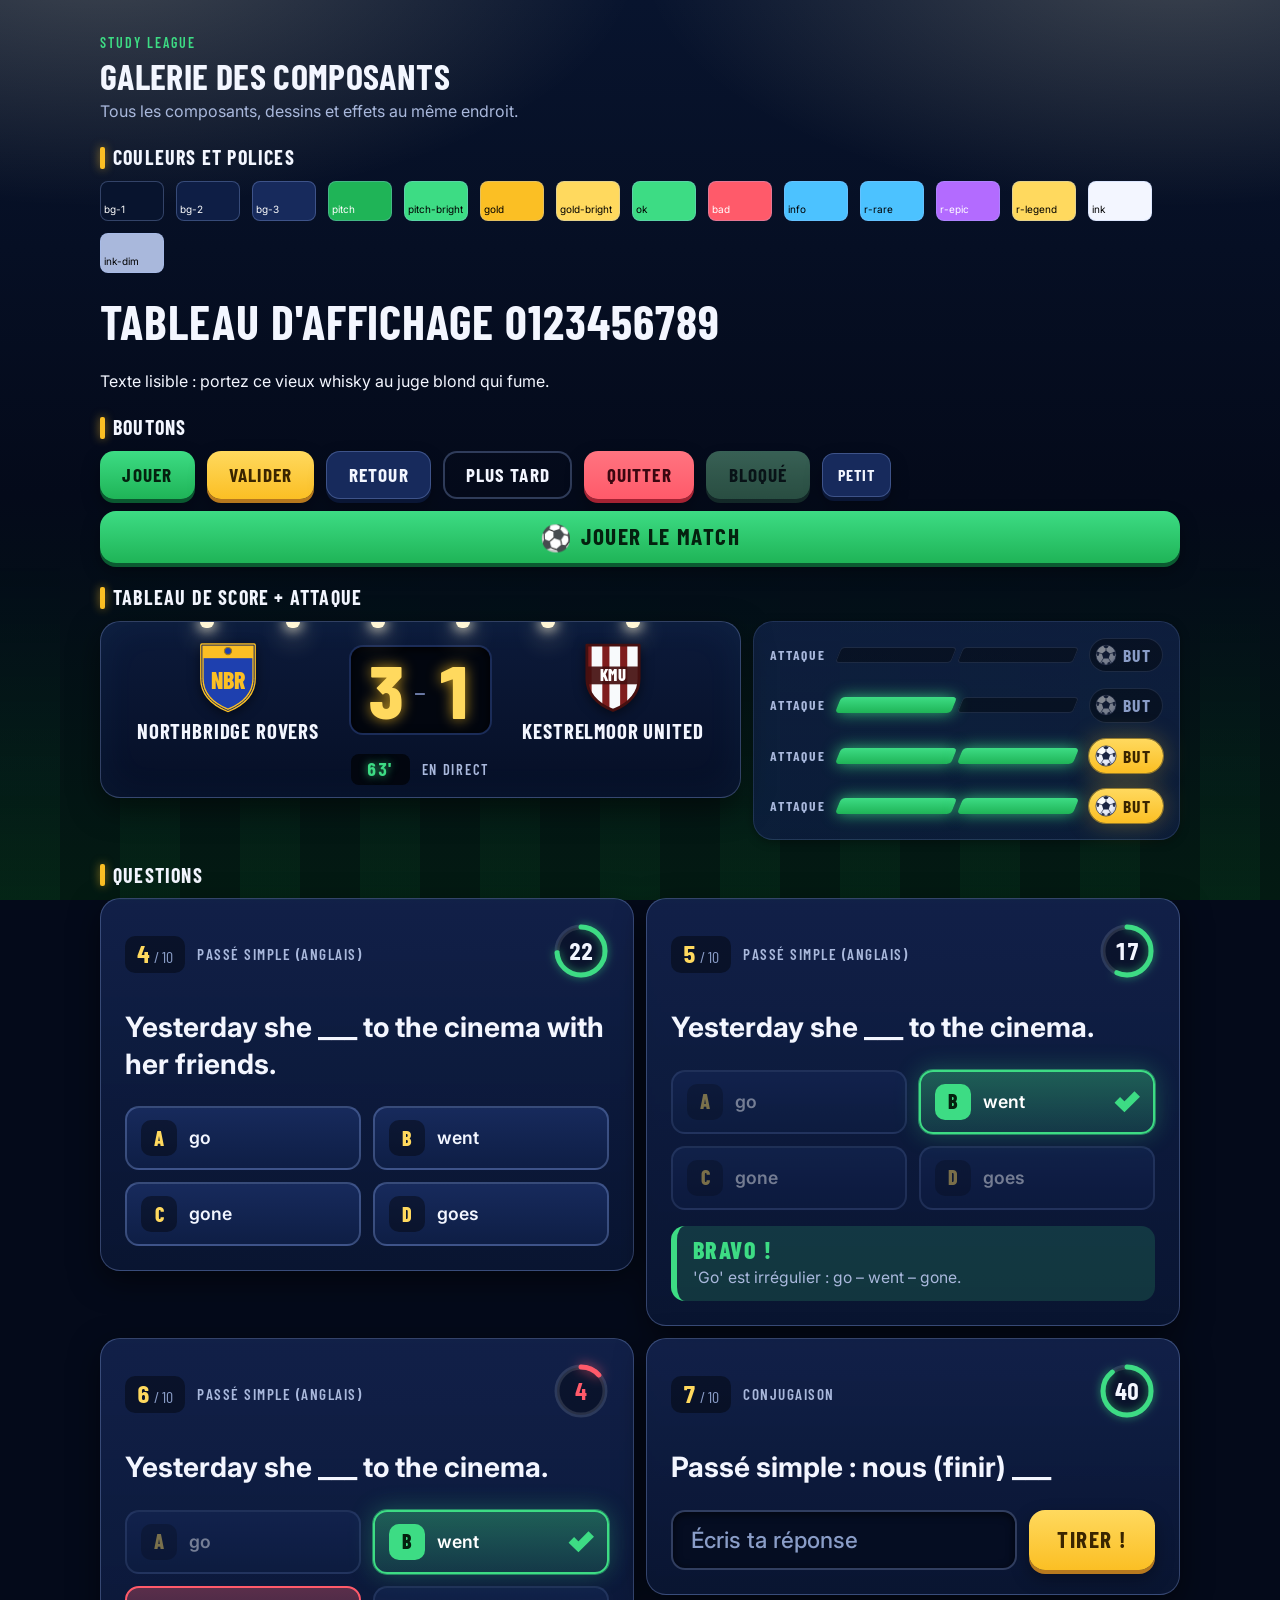
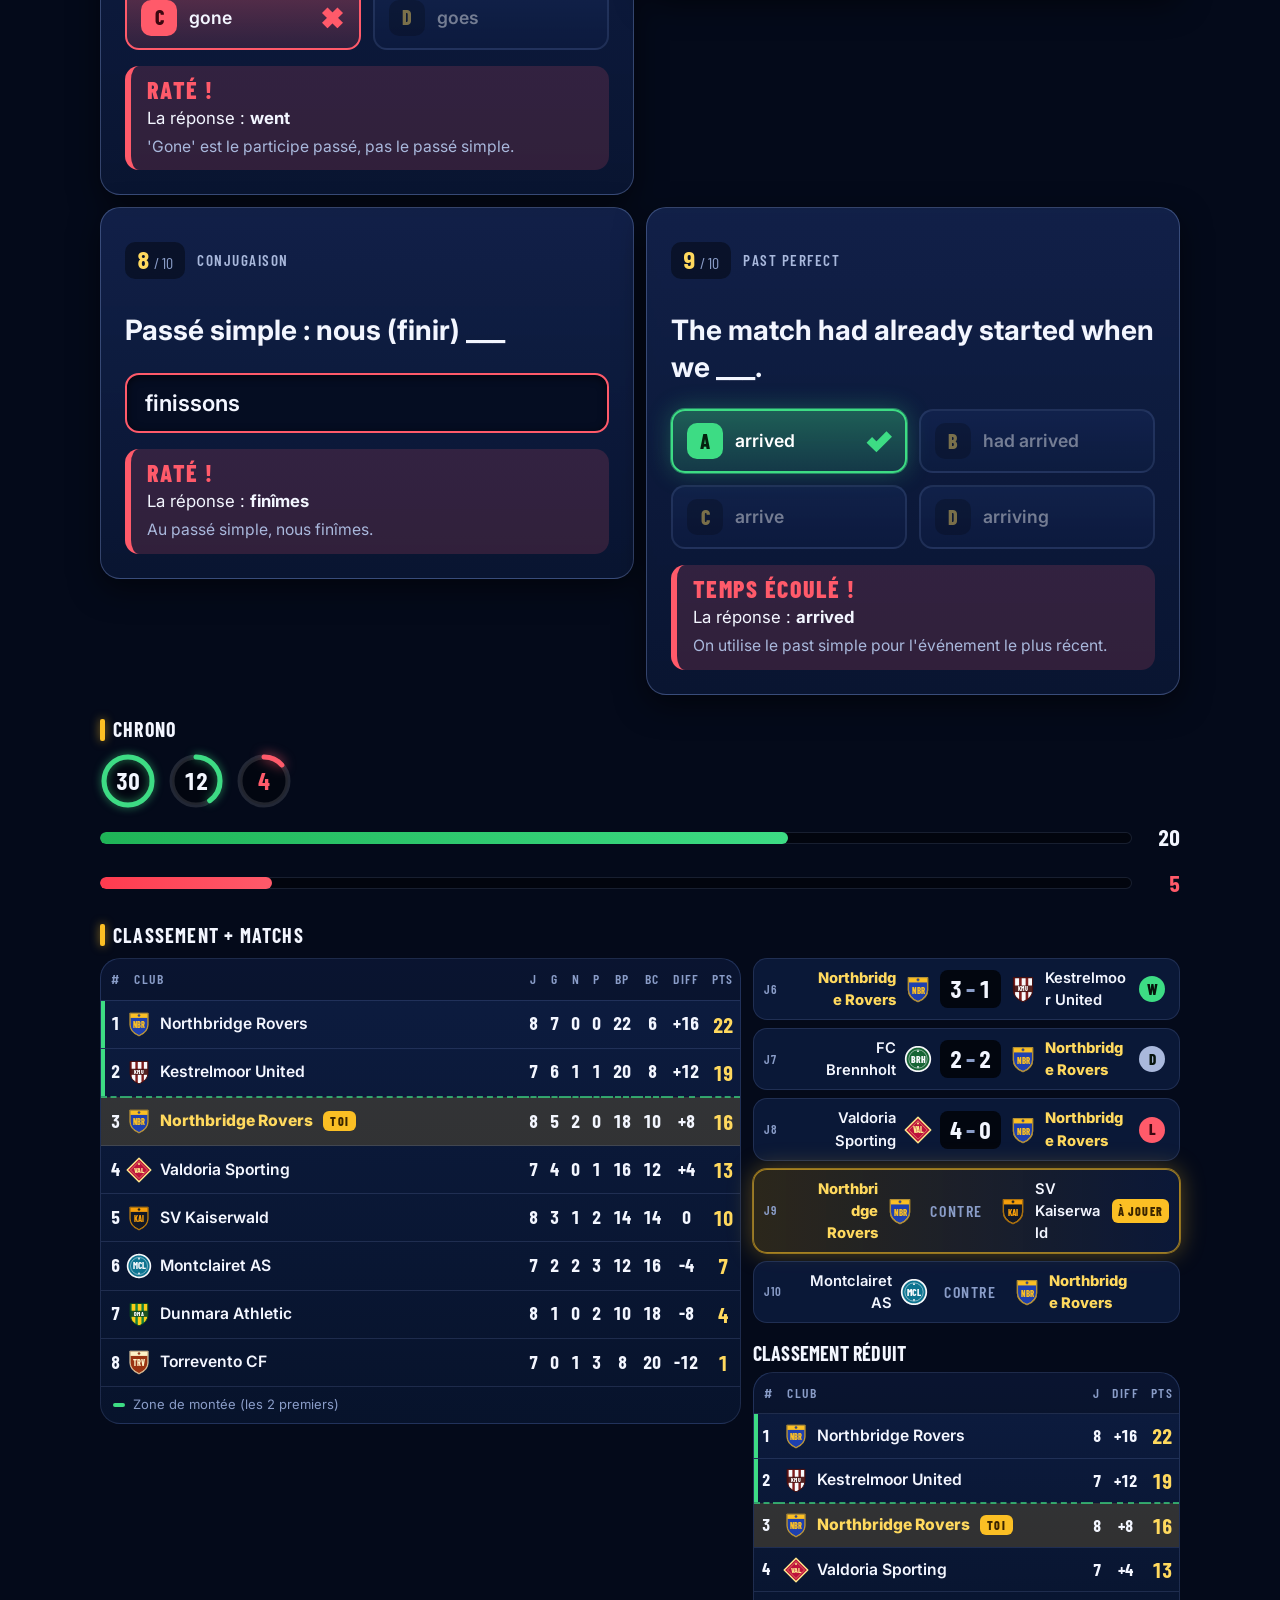
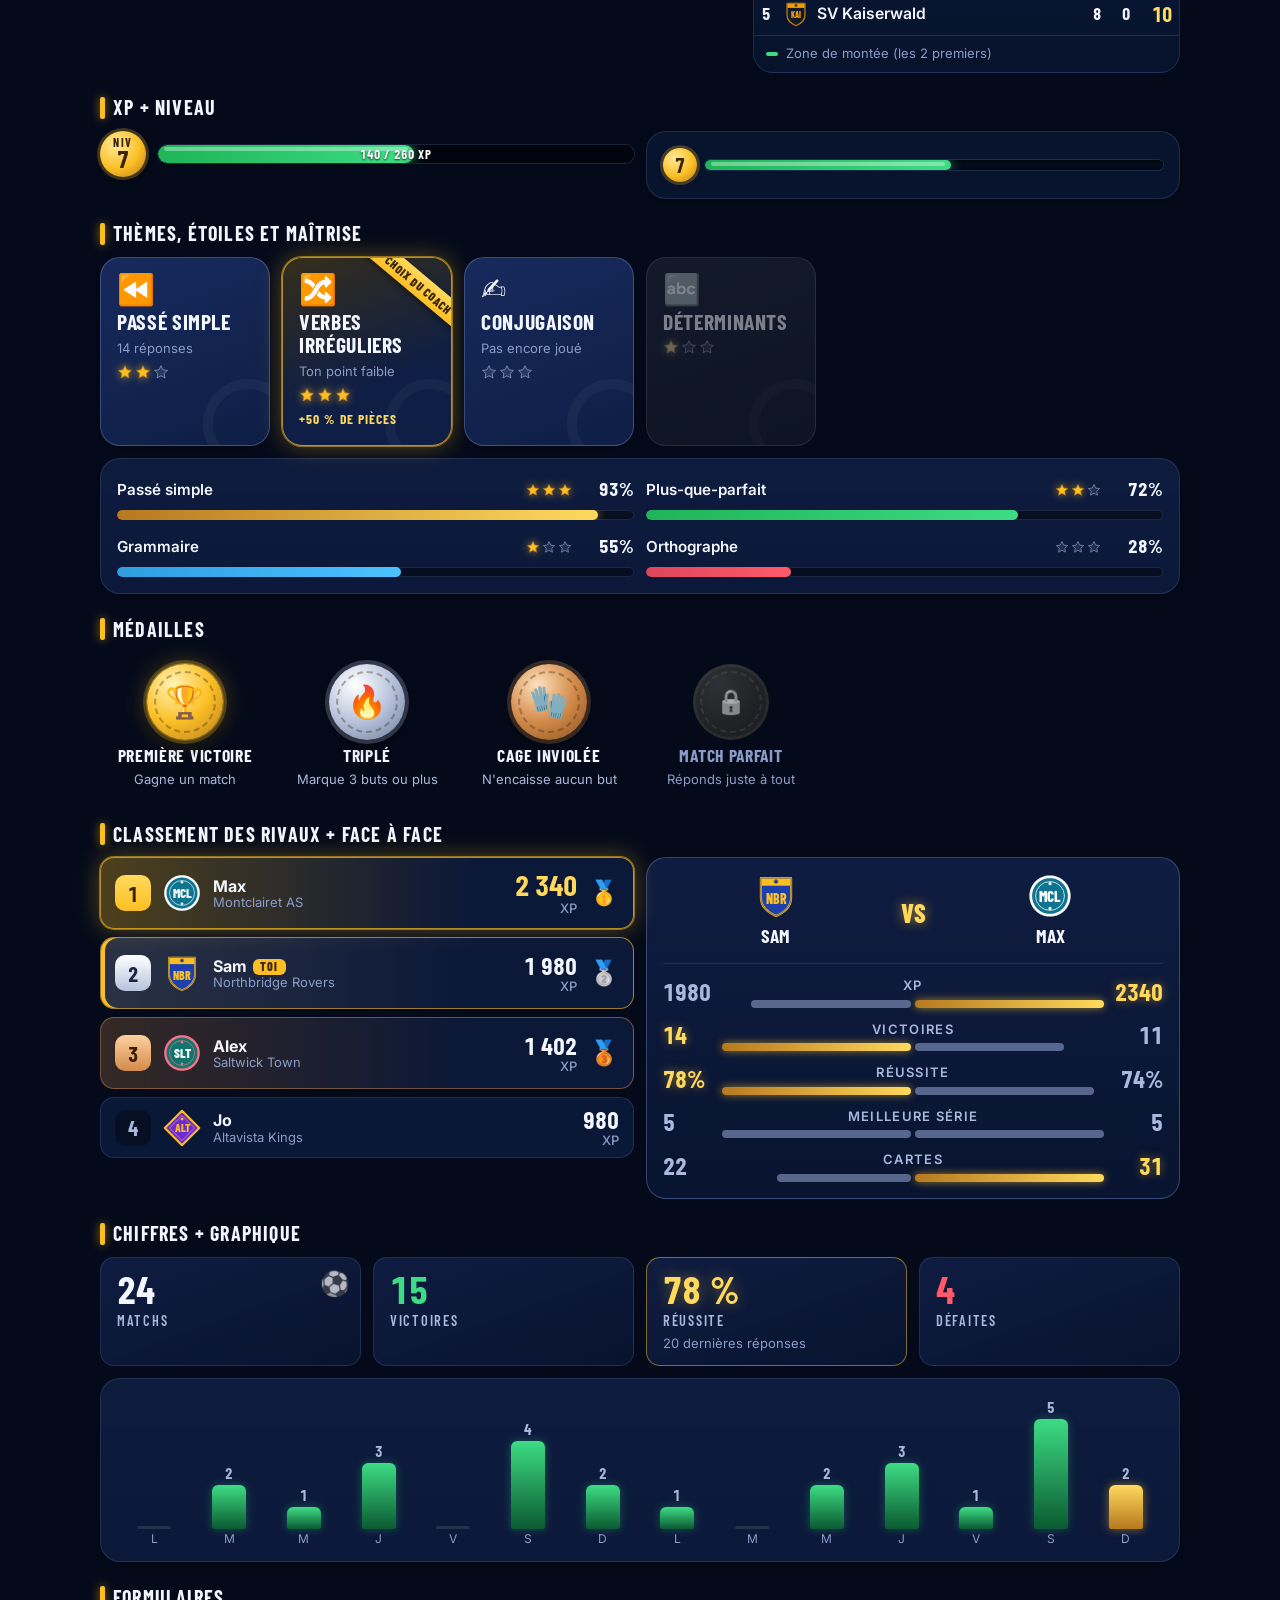
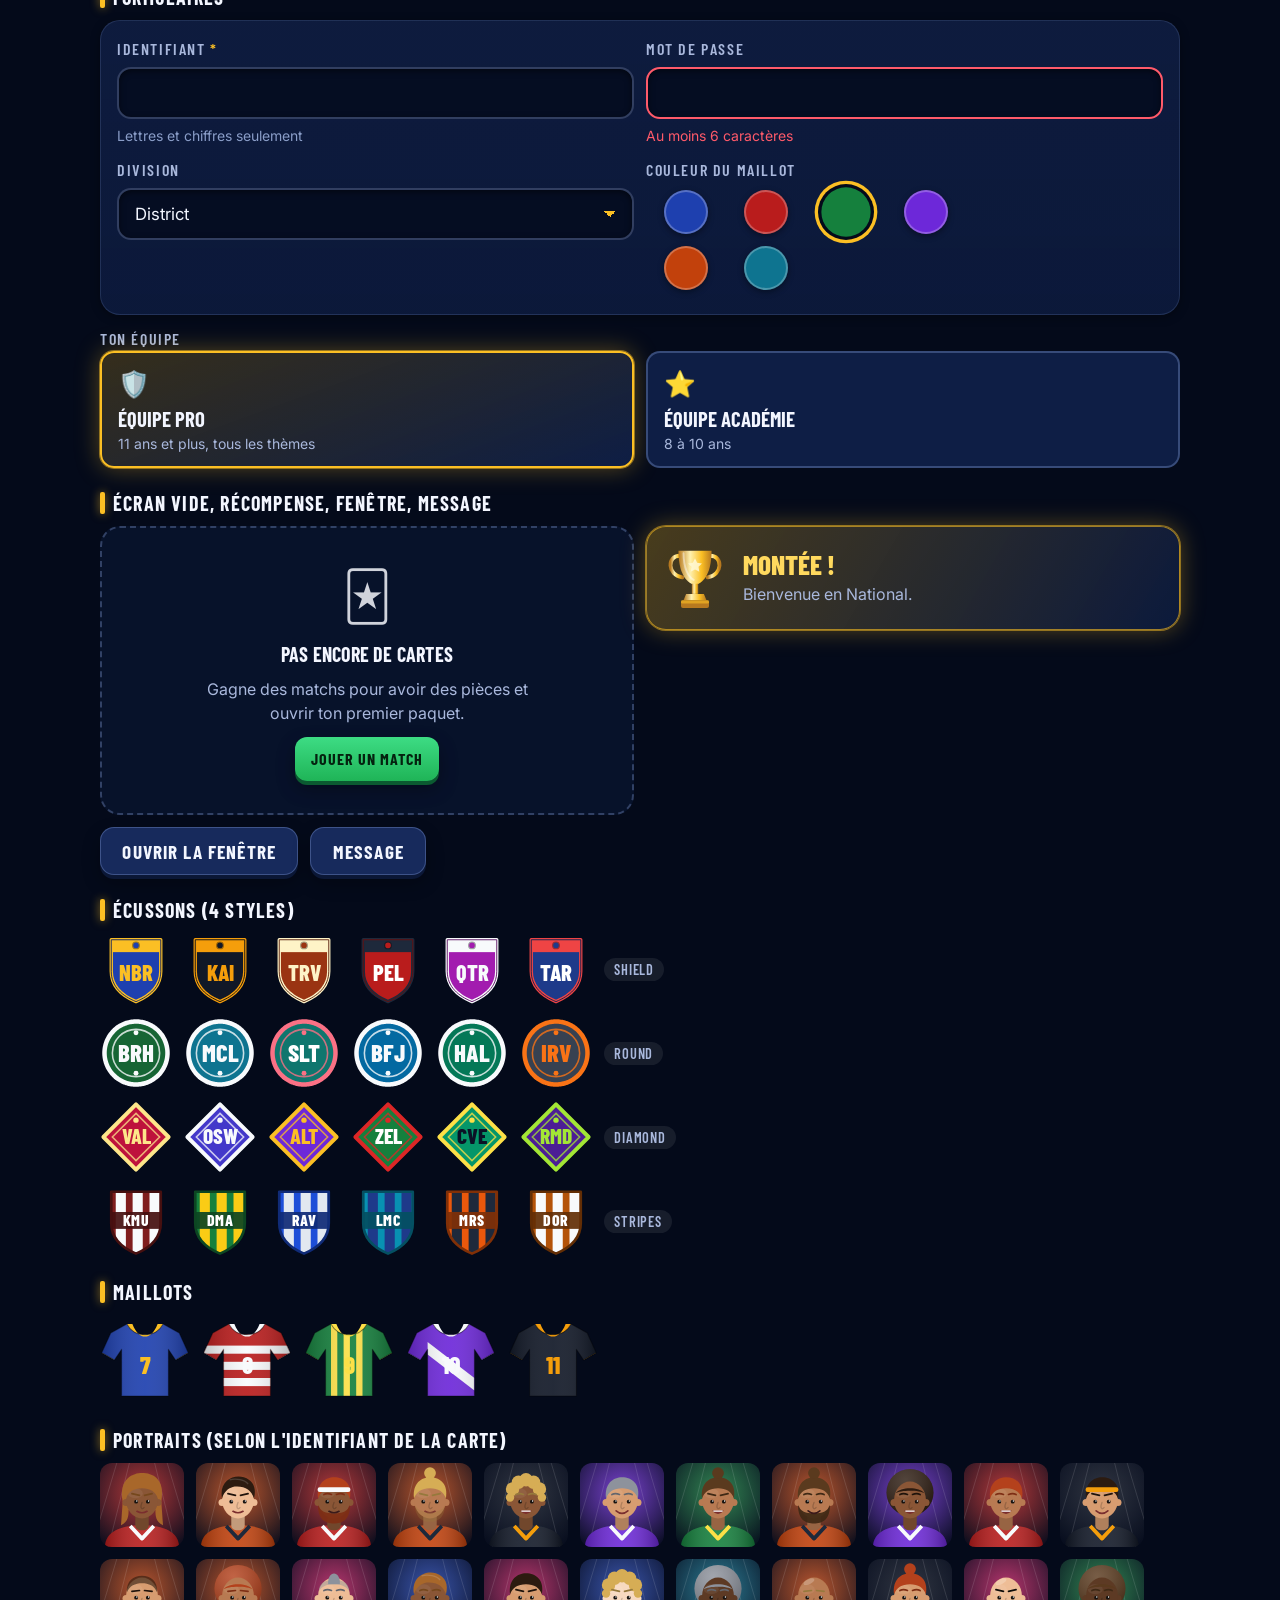
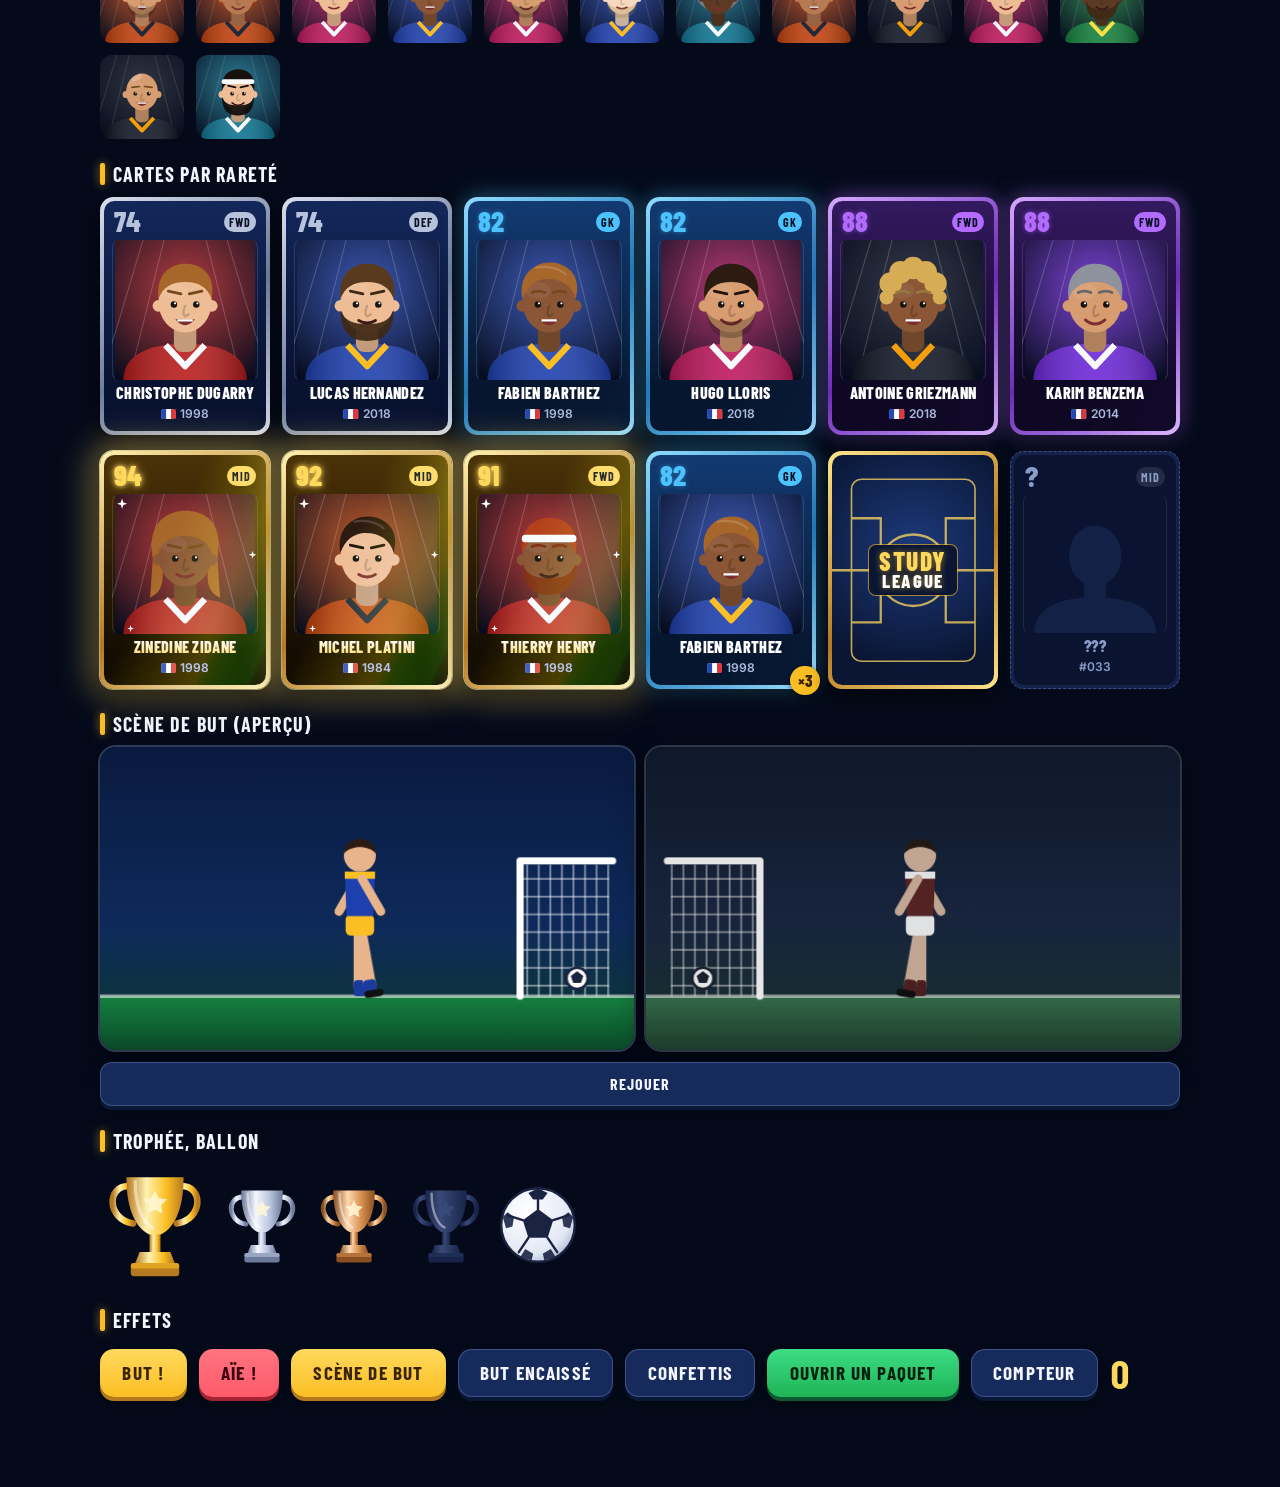
<file: gallery.html>
<!doctype html>
<html lang="fr">
<head>
  <meta charset="utf-8">
  <meta name="viewport" content="width=device-width, initial-scale=1">
  <title>Study League – Galerie</title>
  <link rel="preconnect" href="https://fonts.googleapis.com">
  <link rel="preconnect" href="https://fonts.gstatic.com" crossorigin>
  <link href="https://fonts.googleapis.com/css2?family=Barlow+Condensed:wght@500;600;700;800&family=Inter:wght@400;500;600;700&display=swap" rel="stylesheet">
  <link rel="stylesheet" href="css/tokens.css">
  <link rel="stylesheet" href="css/base.css">
  <link rel="stylesheet" href="css/components.css">
  <style>.main{padding-bottom:var(--sp-7)} .swatch-row{display:flex;flex-wrap:wrap;gap:var(--sp-3);align-items:center}.token{width:64px;height:40px;border-radius:8px;border:1px solid var(--line-strong);font-size:10px;display:grid;place-items:end start;padding:3px}</style>
</head>
<body>
  <main class="main"><div class="page" id="gallery"></div></main>
  <div class="overlay-layer" id="overlay"></div><div class="modal-root" id="modal-root"></div><div class="toasts" id="toasts"></div>
  <script type="module">
    import * as C from './js/ui/components.js';
    import * as A from './js/ui/art.js';
    import * as E from './js/ui/effects.js';
    const [{ clubs }, { cards }] = await Promise.all([fetch('data/clubs.json').then(r => r.json()), fetch('data/cards.json').then(r => r.json())]);
    const you = clubs[0];
    const row = (club, i) => ({ pos: i + 1, club, played: 8 - (i % 2), won: 7 - i, drawn: i % 3, lost: i % 2 + (i > 3 ? 2 : 0), gf: 22 - i * 2, ga: 6 + i * 2, pts: 22 - i * 3, isYou: i === 2 });
    const rows = clubs.slice(0, 8).map((c, i) => row(i === 2 ? you : c, i));
    const T = clubs.slice(1, 9);
    const sec = (t, body) => C.section(t, body);
    const byR = (r, n) => cards.filter(c => c.rarity === r).slice(0, n);
    const dark = ['--ink', '--gold', '--gold-bright', '--pitch-bright', '--ink-dim', '--r-legend', '--ok', '--info', '--r-rare'];
    const html = [
      C.pageHead('Galerie des composants', { kicker: 'Study League', sub: 'Tous les composants, dessins et effets au même endroit.' }),
      sec('Couleurs et polices', `<div class="swatch-row">${['--bg-1','--bg-2','--bg-3','--pitch','--pitch-bright','--gold','--gold-bright','--ok','--bad','--info','--r-rare','--r-epic','--r-legend','--ink','--ink-dim'].map(v => `<div class="token" style="background:var(${v});color:${dark.includes(v) ? '#000' : '#fff'}">${v.slice(2)}</div>`).join('')}</div>
        <p class="display" style="font-size:3rem">Tableau d'affichage 0123456789</p><p>Texte lisible : portez ce vieux whisky au juge blond qui fume.</p>`),
      sec('Boutons', `<div class="row row--wrap">${[['primary','Jouer'],['gold','Valider'],['secondary','Retour'],['ghost','Plus tard'],['danger','Quitter']].map(([v,l]) => C.button({ label: l, variant: v })).join('')}${C.button({ label: 'Bloqué', disabled: true })}${C.button({ label: 'Petit', size: 'sm', variant: 'secondary' })}</div>${C.button({ label: 'Jouer le match', size: 'lg', block: true, icon: '⚽' })}`),
      sec('Tableau de score + attaque', `<div class="grid grid--split"><div class="stack">${C.scoreboard({ home: you, away: clubs[1], homeScore: 3, awayScore: 1, minute: 63, status: 'En direct' })}</div><div class="stack panel">${C.attackMeter(0)}${C.attackMeter(1)}${C.attackMeter(2)}${C.attackMeter(2, { live: true })}</div></div>`),
      sec('Questions', `<div class="grid grid--split-even grid--split">
        ${C.questionCard({ number: 4, total: 10, topic: 'Passé simple (anglais)', type: 'mcq', prompt: 'Yesterday she ___ to the cinema with her friends.', choices: ['go', 'went', 'gone', 'goes'], timer: C.timer({ remaining: 22, total: 30 }) })}
        ${C.questionCard({ number: 5, total: 10, topic: 'Passé simple (anglais)', type: 'mcq', prompt: 'Yesterday she ___ to the cinema.', choices: ['go', 'went', 'gone', 'goes'], status: 'correct', selected: 1, correctAnswer: 'went', explanation: "'Go' est irrégulier : go – went – gone.", timer: C.timer({ remaining: 17, total: 30 }) })}
        ${C.questionCard({ number: 6, total: 10, topic: 'Passé simple (anglais)', type: 'mcq', prompt: 'Yesterday she ___ to the cinema.', choices: ['go', 'went', 'gone', 'goes'], status: 'wrong', selected: 2, correctAnswer: 'went', explanation: "'Gone' est le participe passé, pas le passé simple.", timer: C.timer({ remaining: 4, total: 30 }) })}
        ${C.questionCard({ number: 7, total: 10, topic: 'Conjugaison', type: 'input', prompt: 'Passé simple : nous (finir) ___', timer: C.timer({ remaining: 40, total: 45 }) })}
        ${C.questionCard({ number: 8, total: 10, topic: 'Conjugaison', type: 'input', prompt: 'Passé simple : nous (finir) ___', status: 'wrong', inputValue: 'finissons', correctAnswer: 'finîmes', explanation: 'Au passé simple, nous finîmes.' })}
        ${C.questionCard({ number: 9, total: 10, topic: 'Past perfect', type: 'mcq', prompt: 'The match had already started when we ___.', choices: ['arrived', 'had arrived', 'arrive', 'arriving'], status: 'timeout', correctAnswer: 'arrived', explanation: 'On utilise le past simple pour l\'événement le plus récent.' })}</div>`),
      sec('Chrono', `<div class="row row--wrap">${C.timer({ remaining: 30, total: 30 })}${C.timer({ remaining: 12, total: 30 })}${C.timer({ remaining: 4, total: 30 })}</div>${C.timer({ remaining: 20, total: 30, variant: 'bar' })}${C.timer({ remaining: 5, total: 30, variant: 'bar' })}`),
      sec('Classement + matchs', `<div class="grid grid--split">${C.leagueTable({ rows })}<div class="stack stack--sm">
        ${C.fixtureRow({ matchday: 6, home: you, away: T[0], homeScore: 3, awayScore: 1, status: 'played', result: 'W', youSide: 'home' })}
        ${C.fixtureRow({ matchday: 7, home: T[1], away: you, homeScore: 2, awayScore: 2, status: 'played', result: 'D', youSide: 'away' })}
        ${C.fixtureRow({ matchday: 8, home: T[2], away: you, homeScore: 4, awayScore: 0, status: 'played', result: 'L', youSide: 'away' })}
        ${C.fixtureRow({ matchday: 9, home: you, away: T[3], status: 'next', youSide: 'home', href: '#' })}
        ${C.fixtureRow({ matchday: 10, home: T[4], away: you, youSide: 'away' })}
        <h3 style="margin-top:12px">Classement réduit</h3>${C.leagueTable({ rows: rows.slice(0, 5), compact: true })}</div></div>`),
      sec('XP + niveau', `<div class="grid grid--split-even grid--split">${C.xpBar({ level: 7, xp: 140, next: 260 })}<div class="panel" style="background:#08142e">${C.xpBar({ level: 7, xp: 140, next: 260, compact: true })}</div></div>`),
      sec('Thèmes, étoiles et maîtrise', `<div class="grid grid--3">${C.topicTile({ name: 'Passé simple', icon: '⏪', stars: 2, meta: '14 réponses' })}${C.topicTile({ name: 'Verbes irréguliers', icon: '🔀', stars: 3, coachPick: true, meta: 'Ton point faible' })}${C.topicTile({ name: 'Conjugaison', icon: '✍️', stars: 0, meta: 'Pas encore joué' })}${C.topicTile({ name: 'Déterminants', icon: '🔤', stars: 1, locked: true })}</div>
        <div class="grid grid--split-even grid--split panel">${C.masteryBar({ label: 'Passé simple', pct: 93, stars: 3 })}${C.masteryBar({ label: 'Plus-que-parfait', pct: 72, stars: 2 })}${C.masteryBar({ label: 'Grammaire', pct: 55, stars: 1 })}${C.masteryBar({ label: 'Orthographe', pct: 28, stars: 0 })}</div>`),
      sec('Médailles', `<div class="grid grid--3">${C.badgeMedal({ icon: '🏆', name: 'Première victoire', desc: 'Gagne un match', unlocked: true })}${C.badgeMedal({ icon: '🔥', name: 'Triplé', desc: 'Marque 3 buts ou plus', unlocked: true, tier: 'silver' })}${C.badgeMedal({ icon: '🧤', name: 'Cage inviolée', desc: 'N\'encaisse aucun but', unlocked: true, tier: 'bronze' })}${C.badgeMedal({ name: 'Match parfait', desc: 'Réponds juste à tout' })}</div>`),
      sec('Classement des rivaux + face à face', `<div class="grid grid--split-even grid--split"><div class="stack stack--sm">${C.leaderboardRow({ rank: 1, name: 'Max', club: clubs[5], value: '2 340', label: 'XP' })}${C.leaderboardRow({ rank: 2, name: 'Sam', club: you, value: '1 980', label: 'XP', isYou: true })}${C.leaderboardRow({ rank: 3, name: 'Alex', club: clubs[9], value: '1 402', label: 'XP' })}${C.leaderboardRow({ rank: 4, name: 'Jo', club: clubs[12], value: '980', label: 'XP' })}</div>
        ${C.h2h({ me: { name: 'Sam', club: you }, rival: { name: 'Max', club: clubs[5] }, rows: [{ label: 'XP', me: 1980, rival: 2340 }, { label: 'Victoires', me: 14, rival: 11 }, { label: 'Réussite', me: 78, rival: 74, format: v => v + '%' }, { label: 'Meilleure série', me: 5, rival: 5 }, { label: 'Cartes', me: 22, rival: 31 }] })}</div>`),
      sec('Chiffres + graphique', `<div class="grid grid--4">${C.statTile({ label: 'Matchs', value: 24, icon: '⚽' })}${C.statTile({ label: 'Victoires', value: 15, tone: 'ok' })}${C.statTile({ label: 'Réussite', value: '78 %', tone: 'gold', sub: '20 dernières réponses' })}${C.statTile({ label: 'Défaites', value: 4, tone: 'bad' })}</div>
        <div class="panel">${C.barChart({ data: ['L','M','M','J','V','S','D','L','M','M','J','V','S','D'].map((l, i) => ({ label: l, value: [0,2,1,3,0,4,2,1,0,2,3,1,5,2][i], highlight: i === 13 })), height: 110, unit: 'matchs' })}</div>`),
      sec('Formulaires', `<div class="grid grid--split-even grid--split panel">${C.field({ label: 'Identifiant', name: 'u', required: true, hint: 'Lettres et chiffres seulement' })}${C.field({ label: 'Mot de passe', name: 'p', type: 'password', error: 'Au moins 6 caractères' })}${C.selectField({ label: 'Division', name: 's', options: ['District', 'Régional', 'National', 'Ligue 2', 'Ligue 1'].map(d => ({ value: d, label: d })) })}${C.colorPicker({ label: 'Couleur du maillot', name: 'k', colors: ['#1e40af', '#b91c1c', '#15803d', '#6d28d9', '#c2410c', '#0e7490'], value: '#15803d' })}</div>
        ${C.choiceGroup({ label: 'Ton équipe', name: 'squad', value: 'u13', options: [{ value: 'u13', label: 'Équipe Pro', desc: '11 ans et plus, tous les thèmes', icon: '🛡️' }, { value: 'u10', label: 'Équipe Académie', desc: '8 à 10 ans', icon: '⭐' }] })}`),
      sec('Écran vide, récompense, fenêtre, message', `<div class="grid grid--split-even grid--split">${C.emptyState({ icon: '🃏', title: 'Pas encore de cartes', text: 'Gagne des matchs pour avoir des pièces et ouvrir ton premier paquet.', action: C.button({ label: 'Jouer un match', size: 'sm' }) })}${C.rewardBanner({ title: 'Montée !', text: 'Bienvenue en National.' })}</div>
        <div class="row row--wrap">${C.button({ label: 'Ouvrir la fenêtre', variant: 'secondary', attrs: { id: 'b-modal' } })}${C.button({ label: 'Message', variant: 'secondary', attrs: { id: 'b-toast' } })}</div>`),
      sec('Écussons (4 styles)', ['shield', 'round', 'diamond', 'stripes'].map(st => `<div class="row row--wrap">${clubs.filter(c => c.crest === st).slice(0, 6).map(c => A.crest(c, 72)).join('')}<span class="pill">${st}</span></div>`).join('')),
      sec('Maillots', `<div class="row row--wrap">${[['#1e40af','#fbbf24','plain'],['#b91c1c','#f8fafc','hoops'],['#15803d','#fde047','stripes'],['#6d28d9','#f8fafc','sash'],['#111827','#f59e0b','plain']].map(([a,b,p],i) => A.kit(a,b,{size:90,pattern:p,number:i+7})).join('')}</div>`),
      sec('Portraits (selon l\'identifiant de la carte)', `<div class="row row--wrap">${cards.slice(0, 24).map(c => `<div style="border-radius:12px;overflow:hidden;width:84px">${A.portrait(c.id, { size: 84 })}</div>`).join('')}</div>`),
      sec('Cartes par rareté', `<div class="grid grid--cards">${byR('common', 2).map(c => A.card(c)).join('')}${byR('rare', 2).map(c => A.card(c)).join('')}${byR('epic', 2).map(c => A.card(c)).join('')}${byR('legend', 3).map(c => A.card(c)).join('')}${A.card(byR('rare',1)[0], { count: 3 })}${A.cardBack()}${A.cardMissing({ id: 'p033', pos: 'MID' })}</div>`),
      sec('Scène de but (aperçu)', `<div class="grid grid--split-even grid--split"><div id="scene-a">${E.goalScene({ kit: you.colors })}</div><div id="scene-b">${E.goalScene({ kit: clubs[1].colors, conceded: true })}</div></div>${C.button({ label: 'Rejouer', variant: 'secondary', size: 'sm', attrs: { id: 'e-replay' } })}`),
      sec('Trophée, ballon', `<div class="row row--wrap">${A.trophy(110)}${A.trophy(80, { color: 'silver' })}${A.trophy(80, { color: 'bronze' })}${A.trophy(80, { color: 'locked' })}${A.football(80)}</div>`),
      sec('Effets', `<div class="row row--wrap">${C.button({ label: 'BUT !', variant: 'gold', attrs: { id: 'e-goal' } })}${C.button({ label: 'Aïe !', variant: 'danger', attrs: { id: 'e-against' } })}${C.button({ label: 'Scène de but', variant: 'gold', attrs: { id: 'e-scene' } })}${C.button({ label: 'But encaissé', variant: 'secondary', attrs: { id: 'e-scene-against' } })}${C.button({ label: 'Confettis', variant: 'secondary', attrs: { id: 'e-conf' } })}${C.button({ label: 'Ouvrir un paquet', variant: 'primary', attrs: { id: 'e-pack' } })}${C.button({ label: 'Compteur', variant: 'secondary', attrs: { id: 'e-count' } })}<span class="num text-gold" id="count-out" style="font-size:2.5rem">0</span></div><div id="pack-host" style="padding:var(--sp-3) 0"></div>`),
    ].join('');
    document.getElementById('gallery').innerHTML = html;
    const $ = (id) => document.getElementById(id);
    $('e-goal').onclick = () => E.goalCelebration({ sub: 'Northbridge Rovers 1 – 0', kit: you.colors });
    $('e-against').onclick = () => E.goalCelebration({ side: 'away', sub: 'On se reprend !', kit: clubs[1].colors });
    $('e-scene').onclick = () => E.playGoalScene({ kit: you.colors });
    $('e-scene-against').onclick = () => E.playGoalScene({ kit: clubs[1].colors, conceded: true });
    $('e-replay').onclick = () => { $('scene-a').innerHTML = E.goalScene({ kit: you.colors }); $('scene-b').innerHTML = E.goalScene({ kit: clubs[1].colors, conceded: true }); };
    $('e-conf').onclick = () => E.confetti();
    $('e-count').onclick = () => E.countUp($('count-out'), 1250, { format: n => Math.round(n).toLocaleString('fr') });
    $('e-pack').onclick = () => E.revealPack($('pack-host'), [byR('common',1)[0], byR('epic',1)[0], byR('legend',1)[0]]).then(() => C.showToast('Paquet ouvert !', 'gold', { icon: '🃏' }));
    $('b-toast').onclick = () => C.showToast('Nouvelle médaille : Triplé !', 'gold', { icon: '🏅' });
    $('b-modal').onclick = () => C.showModal(C.modal({ title: 'Quitter le match ?', body: '<p>Si tu pars maintenant, tu perds 0–3.</p>', actions: [C.button({ label: 'Rester', variant: 'ghost', size: 'sm', attrs: { 'data-modal-close': '' } }), C.button({ label: 'Partir', variant: 'danger', size: 'sm', attrs: { 'data-modal-close': '' } })] }));
    // test hook: ?t=1.4 freezes the goal scenes at t seconds and moves them to the top
    const tt = new URLSearchParams(location.search).get('t');
    if (tt != null) { document.head.insertAdjacentHTML('beforeend', `<style>.gscene *{animation-delay:-${tt}s !important;animation-play-state:paused !important}</style>`); document.getElementById('gallery').prepend($('scene-a').closest('section')); }
    // test hooks: ?fx=goal|pack|modal
    const fx = new URLSearchParams(location.search).get('fx');
    if (fx === 'goal') $('e-goal').click();
    if (fx === 'scene') $('e-scene').click();
    if (fx === 'against') $('e-scene-against').click();
    if (fx === 'modal') $('b-modal').click();
    if (fx === 'pack') { $('e-pack').click(); document.querySelectorAll('.flip').forEach((f, i) => i < 2 && f.click()); }
  </script>
</body>
</html>
</file>
<file: css/tokens.css>
/* Study League — design tokens. Night-match stadium. */
:root {
  /* Night sky / stands */
  --bg-0: #040a1a;
  --bg-1: #08142e;
  --bg-2: #0e1e45;       /* cards */
  --bg-3: #172a5c;       /* raised / hover */
  --bg-4: #223a77;
  --line: rgba(160, 190, 255, .14);
  --line-strong: rgba(160, 190, 255, .28);

  /* Pitch */
  --pitch: #1fb457;
  --pitch-bright: #3ddc84;
  --pitch-deep: #0b5a31;
  --pitch-ink: #04210f;

  /* Gold: trophies, rewards */
  --gold: #fbbf24;
  --gold-bright: #ffd95e;
  --gold-deep: #b7791f;
  --gold-ink: #3a2500;

  /* Floodlight */
  --flood: #fff6d6;
  --flood-glow: rgba(255, 244, 200, .22);

  /* Text */
  --ink: #f3f6ff;
  --ink-dim: #a9b8dc;
  --ink-faint: #8a9dc8;   /* 5.1:1 on --bg-3, 6:1 on --bg-2 */

  /* Feedback */
  --ok: #3ddc84;
  --ok-bg: rgba(61, 220, 132, .16);
  --bad: #ff5a6a;
  --bad-bg: rgba(255, 90, 106, .16);
  --info: #4cc2ff;
  --warn: #ffb020;

  /* Rarity */
  --r-common: #b7c3dc;
  --r-rare: #4cc2ff;
  --r-epic: #b36bff;
  --r-legend: #ffd95e;

  /* Type */
  --font-display: "Barlow Condensed", "Oswald", "Arial Narrow", Impact, sans-serif;
  --font-text: "Inter", system-ui, -apple-system, "Segoe UI", Roboto, sans-serif;
  --fs-xs: .8125rem;  /* 13 px: floor for readable text is 12 px */
  --fs-sm: .875rem;
  --fs-md: 1rem;
  --fs-lg: 1.25rem;
  --fs-xl: 1.625rem;
  --fs-2xl: 2.25rem;
  --fs-3xl: 3.25rem;

  /* Space */
  --sp-1: .25rem;
  --sp-2: .5rem;
  --sp-3: .75rem;
  --sp-4: 1rem;
  --sp-5: 1.5rem;
  --sp-6: 2rem;
  --sp-7: 3rem;
  --gutter: 16px;

  /* Shape */
  --radius-sm: 8px;
  --radius: 14px;
  --radius-lg: 20px;
  --tap: 52px;            /* minimum touch target for primary actions */

  /* Depth */
  --shadow-1: 0 2px 10px rgba(0, 0, 0, .35);
  --shadow-2: 0 10px 30px rgba(0, 0, 0, .5);
  --glow-gold: 0 0 0 1px rgba(251, 191, 36, .5), 0 0 24px rgba(251, 191, 36, .35);
  --glow-pitch: 0 0 0 1px rgba(61, 220, 132, .5), 0 0 24px rgba(61, 220, 132, .3);

  /* Layout */
  --topbar-h: 60px;
  --tabbar-h: 64px;
  --sidenav-w: 220px;
  --page-max: 1080px;

  /* Motion */
  --ease: cubic-bezier(.2, .8, .2, 1);
  --t-fast: .15s;
  --t: .28s;
}
</file>
<file: css/base.css>
/* Study League — reset, page background, app shell, layout helpers. */
*, *::before, *::after { box-sizing: border-box; }
html { -webkit-text-size-adjust: 100%; color-scheme: dark; }
body {
  margin: 0;
  min-height: 100vh;
  min-height: 100dvh;
  font-family: var(--font-text);
  font-size: var(--fs-md);
  line-height: 1.5;
  color: var(--ink);
  background-color: var(--bg-0);
  background-image:
    radial-gradient(60% 40% at 8% -5%, var(--flood-glow), transparent 70%),
    radial-gradient(60% 40% at 92% -5%, var(--flood-glow), transparent 70%),
    linear-gradient(180deg, var(--bg-1) 0%, var(--bg-0) 55%, #031a12 100%);
  background-attachment: fixed;
  -webkit-tap-highlight-color: transparent;
  overflow-x: hidden;
}
/* faint pitch mowing stripes at the bottom of the viewport */
body::after {
  content: "";
  position: fixed; inset: auto 0 0 0; height: 38vh;
  pointer-events: none; z-index: -1;
  background: repeating-linear-gradient(90deg, rgba(31,180,87,.07) 0 60px, transparent 60px 120px);
  -webkit-mask-image: linear-gradient(0deg, #000, transparent);
          mask-image: linear-gradient(0deg, #000, transparent);
}
img, svg { max-width: 100%; }
svg { display: block; }
h1, h2, h3, h4 { margin: 0; font-family: var(--font-display); font-weight: 700; line-height: 1.05; letter-spacing: .01em; text-transform: uppercase; }
h1 { font-size: var(--fs-2xl); }
h2 { font-size: var(--fs-xl); }
h3 { font-size: var(--fs-lg); }
p { margin: 0; }
a { color: var(--gold); text-underline-offset: 3px; }
button, input, select, textarea { font: inherit; color: inherit; }
button { cursor: pointer; }
[hidden] { display: none !important; }
table { border-collapse: collapse; }

:focus { outline: none; }
:focus-visible { outline: 3px solid var(--gold-bright); outline-offset: 2px; border-radius: 6px; }

.sr-only { position: absolute; width: 1px; height: 1px; overflow: hidden; clip: rect(0 0 0 0); white-space: nowrap; }
.skip-link { position: fixed; left: 8px; top: -60px; z-index: 1000; background: var(--gold); color: var(--gold-ink); padding: 8px 14px; border-radius: 8px; font-weight: 700; }
.skip-link:focus { top: 8px; }

/* ---------- App shell ---------- */
.app { min-height: 100vh; min-height: 100dvh; }

.topbar {
  position: sticky; top: 0; z-index: 50;
  height: var(--topbar-h);
  display: flex; align-items: center; gap: var(--sp-3);
  padding: 0 var(--gutter);
  background: linear-gradient(180deg, rgba(8,20,46,.96), rgba(8,20,46,.88));
  backdrop-filter: blur(10px);
  border-bottom: 1px solid var(--line);
  box-shadow: 0 6px 20px rgba(0,0,0,.35);
}
.topbar::after { /* floodlight bar */
  content: ""; position: absolute; left: 0; right: 0; bottom: -1px; height: 2px;
  background: linear-gradient(90deg, transparent, var(--gold) 20%, var(--flood) 50%, var(--gold) 80%, transparent);
  opacity: .55;
}
.topbar__club { display: flex; align-items: center; gap: var(--sp-2); min-width: 0; text-decoration: none; color: inherit; }
.topbar__crest { width: 38px; height: 38px; flex: none; display: grid; place-items: center; }
.topbar__name { font-family: var(--font-display); font-weight: 700; font-size: 1.15rem; text-transform: uppercase; letter-spacing: .02em; white-space: nowrap; overflow: hidden; text-overflow: ellipsis; max-width: 30vw; }
.topbar__version { flex: none; align-self: flex-end; margin-bottom: 10px; font-size: .6875rem; line-height: 1; color: var(--ink-faint); letter-spacing: .02em; }
.topbar__level { flex: 1; min-width: 0; max-width: 340px; margin-left: auto; }
.topbar__coins {
  flex: none; display: inline-flex; align-items: center; gap: 6px;
  padding: 5px 12px 5px 6px; border-radius: 999px;
  background: rgba(251,191,36,.12); border: 1px solid rgba(251,191,36,.4);
  font-family: var(--font-display); font-weight: 700; font-size: 1.2rem; color: var(--gold-bright); line-height: 1;
}
.coin-icon { width: 24px; height: 24px; flex: none; border-radius: 50%; display: inline-grid; place-items: center; font-size: 13px; font-weight: 800; color: var(--gold-ink); font-family: var(--font-display);
  background: radial-gradient(circle at 35% 30%, #fff1b0, var(--gold) 55%, var(--gold-deep)); box-shadow: inset 0 0 0 2px rgba(255,255,255,.25), 0 1px 3px rgba(0,0,0,.4); }

.nav { /* mobile: bottom tab bar */
  position: fixed; left: 0; right: 0; bottom: 0; z-index: 60;
  height: calc(var(--tabbar-h) + env(safe-area-inset-bottom));
  padding-bottom: env(safe-area-inset-bottom);
  display: flex;
  background: rgba(6,14,34,.96); backdrop-filter: blur(12px);
  border-top: 1px solid var(--line);
}
.nav__link {
  flex: 1; min-width: 0;
  display: flex; flex-direction: column; align-items: center; justify-content: center; gap: 2px;
  color: var(--ink-faint); text-decoration: none;
  font-family: var(--font-display); font-weight: 600; font-size: .82rem; letter-spacing: .06em; text-transform: uppercase;
  position: relative;
  transition: color var(--t-fast);
}
.nav__link svg { width: 24px; height: 24px; }
.nav__link:hover { color: var(--ink); }
.nav__link[aria-current="page"], .nav__link.is-active { color: var(--gold-bright); }
.nav__link[aria-current="page"]::before, .nav__link.is-active::before {
  content: ""; position: absolute; top: 0; left: 22%; right: 22%; height: 3px; border-radius: 0 0 4px 4px;
  background: var(--gold); box-shadow: 0 2px 12px var(--gold);
}
.nav__label { line-height: 1; }

.main { min-width: 0; padding: var(--sp-5) var(--gutter) calc(var(--tabbar-h) + var(--sp-6) + env(safe-area-inset-bottom)); }
.page { width: 100%; max-width: var(--page-max); margin: 0 auto; display: flex; flex-direction: column; gap: var(--sp-5); }
.page--narrow { max-width: 560px; }

/* Shell hidden for login / sign-up: body.no-shell */
body.no-shell .topbar, body.no-shell .nav { display: none; }
body.no-shell .main { padding-bottom: var(--sp-6); }

/* During a match: keep top bar, hide navigation: body.in-match */
body.in-match .nav { display: none; }
body.in-match .main { padding-bottom: var(--sp-6); }

@media (min-width: 900px) {
  :root { --gutter: 28px; }
  .app { display: grid; grid-template-columns: var(--sidenav-w) 1fr; grid-template-rows: auto 1fr; }
  .topbar { grid-column: 1 / -1; }
  .nav {
    position: sticky; top: var(--topbar-h); align-self: start;
    grid-row: 2; height: calc(100dvh - var(--topbar-h)); width: var(--sidenav-w);
    flex-direction: column; padding: var(--sp-4) var(--sp-3); gap: 4px;
    border-top: 0; border-right: 1px solid var(--line);
  }
  .nav__link { flex: none; flex-direction: row; justify-content: flex-start; gap: var(--sp-3); padding: 12px 14px; border-radius: var(--radius); font-size: 1.15rem; }
  .nav__link:hover { background: rgba(255,255,255,.05); }
  .nav__link[aria-current="page"], .nav__link.is-active { background: linear-gradient(90deg, rgba(251,191,36,.16), transparent); }
  .nav__link[aria-current="page"]::before, .nav__link.is-active::before { top: 20%; bottom: 20%; left: 0; right: auto; width: 4px; height: auto; border-radius: 0 4px 4px 0; }
  .main { grid-row: 2; padding: var(--sp-6) var(--gutter) var(--sp-7); }
  body.no-shell .app, body.in-match .app { display: block; }
  body.in-match .app { display: grid; grid-template-columns: 1fr; }
}

/* ---------- Layout helpers ---------- */
.section { display: flex; flex-direction: column; gap: var(--sp-3); }
.section__head { display: flex; align-items: center; justify-content: space-between; gap: var(--sp-3); }
.section__title { font-size: var(--fs-lg); letter-spacing: .06em; color: var(--ink); display: flex; align-items: center; gap: var(--sp-2); }
.section__title::before { content: ""; width: 5px; height: 1.1em; background: var(--gold); border-radius: 2px; box-shadow: 0 0 10px rgba(251,191,36,.6); }
.topic-group { margin: var(--sp-2) 0 calc(var(--sp-2) * -1); font-family: var(--font-display); font-size: var(--fs-md, 1.1rem); text-transform: uppercase; letter-spacing: .08em; color: var(--ink-dim); }
.section__link { font-size: var(--fs-sm); font-weight: 600; min-height: 44px; padding: 0 8px; display: inline-flex; align-items: center; }

.page-head { display: flex; flex-direction: column; gap: 4px; }
.page-head__kicker { font-family: var(--font-display); font-weight: 600; letter-spacing: .14em; text-transform: uppercase; color: var(--pitch-bright); font-size: var(--fs-sm); }
.page-head__sub { color: var(--ink-dim); }

.stack { display: flex; flex-direction: column; gap: var(--sp-4); }
.stack--sm { gap: var(--sp-2); }
.stack--lg { gap: var(--sp-6); }
.row { display: flex; align-items: center; gap: var(--sp-3); }
.row--wrap { flex-wrap: wrap; }
.row--between { justify-content: space-between; }
.row--center { justify-content: center; }
.grow { flex: 1; min-width: 0; }

.grid { display: grid; gap: var(--sp-3); }
.grid--2 { grid-template-columns: repeat(2, minmax(0, 1fr)); }
.grid--3 { grid-template-columns: repeat(auto-fill, minmax(min(100%, 150px), 1fr)); }
.grid--4 { grid-template-columns: repeat(2, minmax(0, 1fr)); }
.grid--auto { grid-template-columns: repeat(auto-fill, minmax(min(100%, 260px), 1fr)); }
.grid--cards { grid-template-columns: repeat(auto-fill, minmax(min(100%, 140px), 1fr)); gap: var(--sp-4) var(--sp-3); }
.grid--split { grid-template-columns: 1fr; align-items: start; }
@media (min-width: 640px) {
  .grid--4 { grid-template-columns: repeat(4, minmax(0, 1fr)); }
  .grid--cards { grid-template-columns: repeat(auto-fill, minmax(min(100%, 160px), 1fr)); }
}
@media (min-width: 900px) {
  .grid--split { grid-template-columns: minmax(0, 3fr) minmax(0, 2fr); }
  .grid--split-even { grid-template-columns: repeat(2, minmax(0, 1fr)); }
}

.text-dim { color: var(--ink-dim); }
.text-faint { color: var(--ink-faint); }
.text-gold { color: var(--gold-bright); }
.text-ok { color: var(--ok); }
.text-bad { color: var(--bad); }
.text-center { text-align: center; }
.text-sm { font-size: var(--fs-sm); }
.display { font-family: var(--font-display); text-transform: uppercase; letter-spacing: .02em; font-weight: 700; }
.num { font-family: var(--font-display); font-variant-numeric: tabular-nums; font-weight: 700; }

/* ---------- Toast + overlay layers ---------- */
.toasts { position: fixed; z-index: 400; left: 0; right: 0; top: calc(var(--topbar-h) + 10px); display: flex; flex-direction: column; align-items: center; gap: 8px; pointer-events: none; padding: 0 var(--gutter); }
.overlay-layer { position: fixed; inset: 0; z-index: 300; pointer-events: none; }
.overlay-layer > * { pointer-events: auto; }
.modal-root { position: relative; z-index: 350; }

@media (prefers-reduced-motion: reduce) {
  *, *::before, *::after { animation-duration: .001ms !important; animation-iteration-count: 1 !important; transition-duration: .001ms !important; scroll-behavior: auto !important; }
}

/* The pack-opening screen keeps its title clear: toasts drop to the bottom (above the tab bar). */
body.in-pack .toasts { top: auto; bottom: calc(var(--tabbar-h) + 12px + env(safe-area-inset-bottom, 0px)); }
@media (min-width: 900px) { body.in-pack .toasts { bottom: 16px; } }
</file>
<file: css/components.css>
/* Study League — components. Class names are documented in docs/UI.md. */

/* ---------- Buttons ---------- */
.btn {
  --b-bg: var(--bg-3); --b-fg: var(--ink); --b-edge: var(--bg-4);
  display: inline-flex; align-items: center; justify-content: center; gap: .5rem;
  min-height: 48px; padding: 0 1.4rem;
  font-family: var(--font-display); font-weight: 700; font-size: 1.2rem; letter-spacing: .06em; text-transform: uppercase; text-decoration: none; line-height: 1;
  color: var(--b-fg); background: var(--b-bg);
  border: 0; border-radius: var(--radius);
  box-shadow: 0 4px 0 var(--b-edge), 0 8px 18px rgba(0,0,0,.35);
  transition: transform var(--t-fast), box-shadow var(--t-fast), filter var(--t-fast);
  position: relative; user-select: none; -webkit-user-select: none; touch-action: manipulation;
}
.btn:hover { filter: brightness(1.1); }
.btn:active { transform: translateY(3px); box-shadow: 0 1px 0 var(--b-edge), 0 3px 8px rgba(0,0,0,.35); }
.btn[disabled], .btn[aria-disabled="true"] { opacity: .45; pointer-events: none; filter: grayscale(.5); }
.btn--primary { --b-bg: linear-gradient(180deg, var(--pitch-bright), var(--pitch)); --b-fg: var(--pitch-ink); --b-edge: var(--pitch-deep); background: var(--b-bg); }
.btn--gold { --b-bg: linear-gradient(180deg, var(--gold-bright), var(--gold)); --b-fg: var(--gold-ink); --b-edge: var(--gold-deep); background: var(--b-bg); }
.btn--secondary { --b-bg: var(--bg-3); --b-edge: #0b1736; box-shadow: 0 4px 0 #0b1736, inset 0 0 0 1px var(--line-strong), 0 8px 18px rgba(0,0,0,.3); }
.btn--ghost { --b-bg: transparent; --b-edge: transparent; box-shadow: inset 0 0 0 2px var(--line-strong); }
.btn--ghost:active { box-shadow: inset 0 0 0 2px var(--line-strong); transform: none; background: rgba(255,255,255,.06); }
.btn--danger { --b-bg: linear-gradient(180deg, #ff7480, var(--bad)); --b-fg: #3b0710; --b-edge: #a52434; background: var(--b-bg); }
.btn--sm { min-height: 44px; padding: 0 1rem; font-size: 1rem; border-radius: 12px; }
.btn--lg { min-height: var(--tap); padding: 0 1.8rem; font-size: 1.45rem; border-radius: 16px; }
.btn--block { width: 100%; }
.btn__icon { display: inline-grid; place-items: center; font-size: 1.1em; }

/* ---------- Atoms ---------- */
.pill { display: inline-flex; align-items: center; gap: 4px; padding: 3px 10px; border-radius: 999px; font-family: var(--font-display); font-weight: 600; font-size: .9rem; letter-spacing: .06em; text-transform: uppercase; background: rgba(255,255,255,.08); color: var(--ink-dim); line-height: 1.2; }
.pill--gold { background: rgba(251,191,36,.16); color: var(--gold-bright); }
.pill--ok { background: var(--ok-bg); color: var(--ok); }
.pill--bad { background: var(--bad-bg); color: var(--bad); }
.pill--info { background: rgba(76,194,255,.15); color: var(--info); }
.coins { display: inline-flex; align-items: center; gap: 6px; font-size: 1.3rem; color: var(--gold-bright); line-height: 1; }

.panel { background: linear-gradient(180deg, rgba(23,42,92,.55), rgba(14,30,69,.75)); border: 1px solid var(--line); border-radius: var(--radius-lg); padding: var(--sp-4); box-shadow: var(--shadow-1); }
.panel--gold { border-color: rgba(251,191,36,.5); background: linear-gradient(160deg, rgba(251,191,36,.16), rgba(14,30,69,.8) 60%); box-shadow: var(--glow-gold); }
.panel--pitch { border-color: rgba(61,220,132,.4); background: linear-gradient(160deg, rgba(31,180,87,.22), rgba(11,90,49,.4) 70%); }
.panel--flush { padding: 0; overflow: hidden; }

.tabs { display: flex; gap: 4px; padding: 4px; background: rgba(0,0,0,.3); border: 1px solid var(--line); border-radius: 14px; }
.tabs--scroll { overflow-x: auto; scrollbar-width: none; }
.tabs--wrap { flex-wrap: wrap; }
.tabs--wrap .tabs__tab { flex: 0 0 auto; }
.tabs__tab { flex: 1 0 auto; min-height: 44px; padding: 0 14px; border: 0; border-radius: 10px; background: transparent; color: var(--ink-dim); font-family: var(--font-display); font-weight: 700; font-size: 1.05rem; letter-spacing: .06em; text-transform: uppercase; white-space: nowrap; transition: background var(--t-fast), color var(--t-fast); }
.tabs__tab:hover { color: var(--ink); }
.tabs__tab[aria-selected="true"] { background: linear-gradient(180deg, var(--gold-bright), var(--gold)); color: var(--gold-ink); box-shadow: 0 2px 10px rgba(251,191,36,.35); }

/* ---------- Stars ---------- */
.stars { display: inline-flex; gap: 2px; }
.stars__s { fill: rgba(138,157,200,.16); stroke: var(--ink-faint); stroke-width: 1.2; stroke-linejoin: round; }
.stars__s.is-on { fill: var(--gold); stroke: var(--gold-deep); filter: drop-shadow(0 0 4px rgba(251,191,36,.7)); }

/* ---------- XP bar ---------- */
.xp { display: flex; align-items: center; gap: var(--sp-3); }
.xp__level { flex: none; width: 46px; height: 46px; border-radius: 50%; display: grid; place-content: center; text-align: center; line-height: 1;
  background: radial-gradient(circle at 35% 30%, #ffe99a, var(--gold) 55%, var(--gold-deep)); color: var(--gold-ink); box-shadow: 0 0 0 3px rgba(251,191,36,.25), 0 2px 6px rgba(0,0,0,.4); }
.xp__level small { font-family: var(--font-display); font-weight: 700; font-size: .75rem; letter-spacing: .12em; }
.xp__level b { font-size: 1.5rem; margin-top: -1px; }
.xp__track { position: relative; flex: 1; height: 18px; border-radius: 999px; background: rgba(0,0,0,.45); box-shadow: inset 0 1px 3px rgba(0,0,0,.6), 0 0 0 1px var(--line); overflow: hidden; }
.xp__fill { position: absolute; inset: 0 auto 0 0; border-radius: inherit; background: linear-gradient(90deg, var(--pitch), var(--pitch-bright)); box-shadow: 0 0 12px rgba(61,220,132,.7); transition: width .8s var(--ease); }
.xp__fill::after { content: ""; position: absolute; inset: 2px 6px auto; height: 4px; border-radius: 4px; background: rgba(255,255,255,.35); }
.xp__label { position: absolute; inset: 0; display: grid; place-items: center; font-size: .8rem; letter-spacing: .06em; color: #fff; text-shadow: 0 1px 2px rgba(0,0,0,.8); }
.xp--compact { gap: var(--sp-2); }
.xp--compact .xp__level { width: 34px; height: 34px; }
.xp--compact .xp__level small { display: none; }
.xp--compact .xp__level b { font-size: 1.25rem; margin: 0; }
.xp--compact .xp__track { height: 10px; }

/* ---------- Scoreboard ---------- */
.scoreboard { position: relative; padding: var(--sp-4) var(--sp-3) var(--sp-3); border-radius: var(--radius-lg);
  background: linear-gradient(180deg, #0c1a3a, #060f26); border: 1px solid var(--line-strong); box-shadow: var(--shadow-2), inset 0 0 40px rgba(76,194,255,.05); overflow: hidden; }
.scoreboard__lights { position: absolute; left: 0; right: 0; top: 0; height: 12px; display: flex; justify-content: space-around; padding: 0 10%; pointer-events: none; }
.scoreboard__lights i { width: 14px; height: 6px; border-radius: 0 0 8px 8px; background: var(--flood); box-shadow: 0 0 12px 3px rgba(255,246,214,.7), 0 8px 24px 6px rgba(255,246,214,.22); }
.sb__row { display: grid; grid-template-columns: 1fr auto 1fr; align-items: center; gap: var(--sp-2); }
.sb__team { display: flex; flex-direction: column; align-items: center; gap: 6px; min-width: 0; text-align: center; }
.sb__crest svg { width: 56px; height: 56px; filter: drop-shadow(0 3px 6px rgba(0,0,0,.5)); }
.sb__name { font-family: var(--font-display); font-weight: 700; font-size: 1rem; letter-spacing: .04em; text-transform: uppercase; line-height: 1.05; max-width: 100%; overflow-wrap: anywhere; color: var(--ink); }
.sb__score { display: flex; align-items: center; gap: 6px; padding: 6px 12px; border-radius: 12px; background: #02060f; box-shadow: inset 0 2px 10px rgba(0,0,0,.9), 0 0 0 2px #1b2c58; }
.sb__digit { font-family: var(--font-display); font-weight: 800; font-size: 3.4rem; line-height: 1; min-width: .62em; text-align: center; color: var(--gold-bright); text-shadow: 0 0 14px rgba(251,191,36,.75); font-variant-numeric: tabular-nums; }
.sb__digit.is-goal { animation: digit-pop .7s var(--ease); }
.sb__dash { font-family: var(--font-display); font-size: 2rem; color: #6b7aa6; }
.sb__clock { margin-top: var(--sp-3); display: flex; justify-content: center; align-items: center; gap: var(--sp-3); }
.sb__minute { font-size: 1.15rem; padding: 2px 12px; border-radius: 8px; background: #02060f; color: var(--pitch-bright); text-shadow: 0 0 8px rgba(61,220,132,.8); letter-spacing: .08em; min-width: 3.2em; text-align: center; }
.sb__status { font-family: var(--font-display); font-weight: 600; letter-spacing: .12em; text-transform: uppercase; font-size: .9rem; color: var(--ink-dim); }
@keyframes digit-pop { 0% { transform: scale(1); } 35% { transform: scale(1.6); color: #fff; } 100% { transform: scale(1); } }
@media (min-width: 640px) { .sb__digit { font-size: 4.6rem; } .sb__crest svg { width: 76px; height: 76px; } .sb__name { font-size: 1.3rem; } }

/* ---------- Attack meter ---------- */
.attack { display: flex; align-items: center; gap: var(--sp-3); }
.attack__label { font-family: var(--font-display); font-weight: 700; letter-spacing: .14em; text-transform: uppercase; font-size: .85rem; color: var(--ink-dim); }
.attack__track { flex: 1; display: flex; gap: 6px; }
.attack__seg { flex: 1; height: 16px; border-radius: 4px; transform: skewX(-22deg); background: rgba(0,0,0,.4); box-shadow: inset 0 0 0 1px var(--line); transition: background .3s, box-shadow .3s; }
.attack__seg.is-on { background: linear-gradient(180deg, var(--pitch-bright), var(--pitch)); box-shadow: 0 0 14px rgba(61,220,132,.8); }
.attack__goal { display: inline-flex; align-items: center; gap: 6px; padding: 4px 12px 4px 6px; border-radius: 999px; background: rgba(0,0,0,.4); color: var(--ink-faint); font-size: 1.1rem; letter-spacing: .08em; box-shadow: inset 0 0 0 1px var(--line); }
.attack__goal svg { opacity: .5; }
.attack__goal b { font-family: var(--font-display); }
.attack.is-goal .attack__goal { background: linear-gradient(180deg, var(--gold-bright), var(--gold)); color: var(--gold-ink); box-shadow: var(--glow-gold); animation: digit-pop .6s var(--ease); }
.attack.is-goal .attack__goal svg { opacity: 1; }

/* live countdown version: the sentence gets its own line above the segments */
.attack--live { flex-wrap: wrap; row-gap: var(--sp-2); }
.attack--live .attack__label--live { flex: 0 0 100%; order: -1; text-align: center; letter-spacing: 0; text-transform: none; font-family: var(--font-text); font-weight: 700; font-size: 1.1rem; color: var(--ink); white-space: nowrap; }
.attack--live .attack__label--live.is-ready { color: var(--gold-bright); text-shadow: 0 0 10px rgba(251,191,36,.55); }
.attack__short { display: none; }
@media (max-width: 399px) { .attack--live .attack__long { display: none; } .attack--live .attack__short { display: inline; } }

/* ---------- Question card ---------- */
.qcard { display: flex; flex-direction: column; gap: var(--sp-4); padding: var(--sp-4); border-radius: var(--radius-lg); background: linear-gradient(180deg, rgba(23,42,92,.7), rgba(10,22,52,.9)); border: 1px solid var(--line-strong); box-shadow: var(--shadow-2); }
.qcard__head { display: flex; align-items: center; gap: var(--sp-3); min-height: 56px; }
.qcard__no { flex: none; display: flex; align-items: baseline; gap: 4px; padding: 4px 12px; border-radius: 10px; background: rgba(0,0,0,.4); }
.qcard__no b { font-size: 1.6rem; color: var(--gold-bright); line-height: 1; }
.qcard__no small { color: var(--ink-faint); font-family: var(--font-display); font-size: 1rem; }
.qcard__topic { font-family: var(--font-display); font-weight: 600; letter-spacing: .1em; text-transform: uppercase; color: var(--ink-dim); font-size: .95rem; min-width: 0; overflow: hidden; text-overflow: ellipsis; white-space: nowrap; }
.qcard__level { flex: none; display: inline-flex; gap: 1px; font-size: 1rem; line-height: 1; color: var(--ink-faint); opacity: .9; }
.qcard__level .is-on { color: var(--gold-bright); }
.qcard__timer { margin-left: auto; }
.qcard__prompt { font-family: var(--font-text); text-transform: none; font-weight: 700; font-size: 1.4rem; line-height: 1.3; letter-spacing: 0; padding: var(--sp-2) 0; overflow-wrap: anywhere; }
@media (min-width: 640px) { .qcard { padding: var(--sp-5); } .qcard__prompt { font-size: 1.75rem; } }

.choices { display: grid; gap: var(--sp-3); grid-template-columns: 1fr; }
@media (min-width: 640px) { .choices { grid-template-columns: 1fr 1fr; } }
.choice { display: flex; align-items: center; gap: var(--sp-3); min-height: 64px; padding: 10px 14px; text-align: left; border-radius: var(--radius); border: 2px solid var(--line-strong); background: linear-gradient(180deg, var(--bg-3), var(--bg-2)); color: var(--ink); font-weight: 600; font-size: 1.1rem; line-height: 1.25; transition: transform var(--t-fast), border-color var(--t-fast), background var(--t-fast); touch-action: manipulation; }
.choice:hover:not([disabled]) { border-color: var(--gold); transform: translateY(-1px); }
.choice:active:not([disabled]) { transform: scale(.985); }
.choice__key { flex: none; width: 36px; height: 36px; display: grid; place-items: center; border-radius: 10px; background: rgba(0,0,0,.4); font-family: var(--font-display); font-weight: 800; font-size: 1.25rem; color: var(--gold-bright); }
.choice__text { flex: 1; overflow-wrap: anywhere; }
.choice__mark { font-size: 1.5rem; font-weight: 800; }
.choice[disabled] { cursor: default; }
.choice.is-correct { border-color: var(--ok); background: linear-gradient(180deg, rgba(61,220,132,.35), rgba(61,220,132,.16)); box-shadow: var(--glow-pitch); color: #fff; }
.choice.is-correct .choice__key { background: var(--ok); color: var(--pitch-ink); }
.choice.is-correct .choice__mark { color: var(--ok); }
.choice.is-wrong { border-color: var(--bad); background: linear-gradient(180deg, rgba(255,90,106,.32), rgba(255,90,106,.14)); animation: shake .4s; }
.choice.is-wrong .choice__key { background: var(--bad); color: #3b0710; }
.choice.is-wrong .choice__mark { color: var(--bad); }
.choice.is-dim { opacity: .45; }
@keyframes shake { 20%, 60% { transform: translateX(-6px); } 40%, 80% { transform: translateX(6px); } }

.answer-form { display: flex; gap: var(--sp-3); flex-wrap: wrap; }
.answer-input { flex: 1 1 200px; min-width: 0; min-height: 60px; padding: 0 18px; font-size: 1.4rem; font-weight: 600; border-radius: var(--radius); border: 2px solid var(--line-strong); background: #050d22; color: var(--ink); box-shadow: inset 0 2px 8px rgba(0,0,0,.6); }
.answer-input::placeholder { color: var(--ink-faint); font-weight: 500; }
.answer-input:focus-visible { border-color: var(--gold-bright); outline: 3px solid var(--gold-bright); outline-offset: 2px; }
.answer-input.is-correct { border-color: var(--ok); box-shadow: var(--glow-pitch); }
.answer-input.is-wrong { border-color: var(--bad); animation: shake .4s; }
.answer-input:disabled { opacity: 1; color: var(--ink); }

.qcard__feedback:empty { display: none; }
.feedback { display: flex; flex-direction: column; gap: 4px; padding: var(--sp-3) var(--sp-4); border-radius: var(--radius); border-left: 6px solid; animation: rise .3s var(--ease); }
.feedback--ok { background: var(--ok-bg); border-color: var(--ok); }
.feedback--bad { background: var(--bad-bg); border-color: var(--bad); }
.feedback__verdict { font-family: var(--font-display); font-weight: 800; font-size: 1.5rem; letter-spacing: .06em; text-transform: uppercase; line-height: 1; }
.feedback--ok .feedback__verdict { color: var(--ok); }
.feedback--bad .feedback__verdict { color: var(--bad); }
.feedback__note { font-weight: 700; font-size: .95rem; color: var(--ink); }
.feedback--ok .feedback__note { color: var(--gold-bright); }
.feedback__answer { font-size: 1.05rem; }
.feedback__why { color: var(--ink-dim); font-size: .98rem; }
@keyframes rise { from { opacity: 0; transform: translateY(8px); } }

/* ---------- Timer ---------- */
.timer { position: relative; display: inline-grid; place-items: center; color: var(--ink); }
.timer--ring svg { overflow: visible; }
.timer__bg { fill: rgba(0,0,0,.35); stroke: rgba(255,255,255,.12); stroke-width: 5; }
.timer__fg { fill: none; stroke: var(--pitch-bright); stroke-width: 5; stroke-linecap: round; transition: stroke-dashoffset .25s linear, stroke .3s; filter: drop-shadow(0 0 4px rgba(61,220,132,.6)); }
.timer--ring .timer__sec { position: absolute; font-size: 1.5rem; line-height: 1; }
.timer--bar { display: flex; align-items: center; gap: var(--sp-3); width: 100%; }
.timer__bar { flex: 1; height: 12px; border-radius: 999px; background: rgba(0,0,0,.45); box-shadow: inset 0 0 0 1px var(--line); overflow: hidden; }
.timer__fill { display: block; height: 100%; border-radius: inherit; background: linear-gradient(90deg, var(--pitch), var(--pitch-bright)); transition: width .25s linear; }
.timer--bar .timer__sec { font-size: 1.4rem; min-width: 1.6em; text-align: right; }
.timer.is-urgent .timer__fg { stroke: var(--bad); filter: drop-shadow(0 0 6px rgba(255,90,106,.8)); }
.timer.is-urgent .timer__fill { background: linear-gradient(90deg, #ff3b4f, var(--bad)); }
.timer.is-urgent .timer__sec { color: var(--bad); animation: tick 1s infinite; }
@keyframes tick { 50% { transform: scale(1.18); } }

/* ---------- League table ---------- */
.table-wrap { overflow-x: auto; border-radius: var(--radius-lg); background: linear-gradient(180deg, rgba(14,30,69,.9), rgba(8,20,46,.9)); border: 1px solid var(--line); }
.league-table { width: 100%; font-size: .95rem; }
.league-table th { padding: 10px 6px; font-family: var(--font-display); font-weight: 600; font-size: .85rem; letter-spacing: .1em; text-transform: uppercase; color: var(--ink-faint); text-align: center; background: rgba(0,0,0,.25); }
.league-table td { padding: 8px 6px; text-align: center; border-top: 1px solid var(--line); font-size: 1.15rem; }
.league-table .lt__club { text-align: left; width: 100%; padding-left: 0; }
.league-table th.lt__club { padding-left: 8px; }
.league-table .lt__pos { width: 40px; padding-left: 10px; }
.league-table td.lt__club { max-width: 0; }
.lt__cell { display: flex; align-items: center; gap: 8px; min-width: 0; }
.lt__crest { flex: none; display: grid; }
.lt__name { min-width: 0; overflow: hidden; text-overflow: ellipsis; white-space: nowrap; font-family: var(--font-text); font-weight: 600; font-size: .98rem; }
.lt__pts { color: var(--gold-bright); font-size: 1.3rem !important; }
.lt__you { flex: none; display: inline-block; margin-left: 2px; padding: 1px 7px; border-radius: 6px; background: var(--gold); color: var(--gold-ink); font-family: var(--font-display); font-style: normal; font-weight: 800; font-size: .75rem; letter-spacing: .1em; vertical-align: middle; }
.league-table tr.is-promo .lt__pos { box-shadow: inset 4px 0 0 var(--pitch-bright); }
.league-table tr.is-promo-last td { border-bottom: 2px dashed rgba(61,220,132,.7); }
.league-table tr.is-you td { background: rgba(251,191,36,.16); }
.league-table tr.is-you .lt__name { color: var(--gold-bright); font-weight: 800; }
.league-table__legend { display: flex; align-items: center; gap: 8px; padding: 8px 12px; font-size: var(--fs-xs); color: var(--ink-faint); border-top: 1px solid var(--line); }
.promo-dot { width: 12px; height: 4px; border-radius: 2px; background: var(--pitch-bright); }
.league-table.is-compact td { font-size: 1.05rem; padding: 6px 4px; }
@media (max-width: 479px) { .hide-sm { display: none; } .lt__name { font-size: .9rem; } }

/* ---------- Fixture row ---------- */
.fixture { display: grid; grid-template-columns: 38px 1fr auto 1fr minmax(30px, auto); align-items: center; gap: var(--sp-2); padding: 8px 10px; border-radius: var(--radius); background: rgba(14,30,69,.7); border: 1px solid var(--line); color: var(--ink); text-decoration: none; min-height: 52px; }
a.fixture:hover { border-color: var(--gold); }
.fixture--next { border-color: rgba(251,191,36,.6); background: linear-gradient(90deg, rgba(251,191,36,.16), rgba(14,30,69,.7)); box-shadow: var(--glow-gold); }
.fx__md { font-family: var(--font-display); font-weight: 600; font-size: .8rem; letter-spacing: .06em; color: var(--ink-faint); }
.fx__team { display: flex; align-items: center; gap: 8px; min-width: 0; font-weight: 600; font-size: .92rem; }
.fx__team--home { justify-content: flex-end; text-align: right; }
.fx__team svg { flex: none; }
.fx__tn { min-width: 0; overflow: hidden; text-overflow: ellipsis; white-space: nowrap; }
.fx__team.is-you { color: var(--gold-bright); font-weight: 800; }
.fx__score { font-size: 1.5rem; color: var(--ink); background: #02060f; border-radius: 8px; padding: 1px 10px; white-space: nowrap; }
.fx__score i { font-style: normal; color: var(--ink-faint); margin: 0 4px; }
.fx__vs { font-family: var(--font-display); font-weight: 600; text-transform: uppercase; color: var(--ink-faint); padding: 0 8px; letter-spacing: .1em; }
.fx__res { width: 26px; height: 26px; display: grid; place-items: center; border-radius: 50%; font-family: var(--font-display); font-weight: 800; font-size: .95rem; color: #07140c; }
.fx__res--W { background: var(--ok); } .fx__res--D { background: var(--ink-dim); } .fx__res--L { background: var(--bad); color: #3b0710; } .fx__res--none { background: none; }
.fx__next { font-family: var(--font-display); font-weight: 800; font-size: .75rem; letter-spacing: .1em; padding: 3px 6px; border-radius: 6px; background: var(--gold); color: var(--gold-ink); }
@media (max-width: 479px) { .fixture { grid-template-columns: 28px 1fr auto 1fr minmax(26px, auto); gap: 4px; padding: 8px 6px; } .fx__team { font-size: .78rem; gap: 4px; flex-direction: column; } .fx__team--home { flex-direction: column-reverse; align-items: center; text-align: center; } .fx__team--away { align-items: center; text-align: center; } .fx__tn { white-space: normal; line-height: 1.05; } }

/* ---------- Topic tile ---------- */
.tile { position: relative; display: flex; flex-direction: column; align-items: flex-start; gap: 6px; padding: var(--sp-4); min-height: 132px; text-align: left; text-decoration: none; color: var(--ink); border-radius: var(--radius-lg); border: 1px solid var(--line-strong); background: linear-gradient(160deg, var(--bg-3), var(--bg-2)); box-shadow: var(--shadow-1); overflow: hidden; transition: transform var(--t-fast), border-color var(--t-fast); touch-action: manipulation; }
.tile:hover { transform: translateY(-2px); border-color: var(--gold); }
.tile:active { transform: scale(.98); }
.tile::after { content: ""; position: absolute; right: -24px; bottom: -24px; width: 90px; height: 90px; border-radius: 50%; border: 10px solid rgba(255,255,255,.04); }
.tile__icon { font-size: 1.9rem; line-height: 1; }
.tile__name { font-family: var(--font-display); font-weight: 700; font-size: 1.35rem; text-transform: uppercase; letter-spacing: .03em; line-height: 1.05; }
.tile__meta { font-size: var(--fs-xs); color: var(--ink-faint); }
.tile--pick { border-color: rgba(251,191,36,.7); background: linear-gradient(160deg, rgba(251,191,36,.2), var(--bg-2) 65%); box-shadow: var(--glow-gold); }
.tile__bonus { margin-top: auto; font-family: var(--font-display); font-weight: 700; font-size: .85rem; letter-spacing: .08em; text-transform: uppercase; color: var(--gold-bright); }
.tile--locked { opacity: .5; filter: grayscale(.6); cursor: not-allowed; }
.ribbon { position: absolute; top: 16px; right: -42px; width: 148px; text-align: center; transform: rotate(40deg); padding: 2px 0; background: linear-gradient(180deg, var(--gold-bright), var(--gold)); color: var(--gold-ink); font-family: var(--font-display); font-weight: 800; font-size: .75rem; letter-spacing: .06em; text-transform: uppercase; box-shadow: 0 2px 6px rgba(0,0,0,.4); z-index: 1; }
.tile--pick .tile__name { padding-right: 34px; }

/* ---------- Mastery bar ---------- */
.mbar { display: flex; flex-direction: column; gap: 6px; }
.mbar__top { display: flex; align-items: center; gap: var(--sp-2); }
.mbar__label { flex: 1; min-width: 0; font-weight: 600; font-size: .95rem; overflow: hidden; text-overflow: ellipsis; white-space: nowrap; }
.mbar__pct { font-size: 1.2rem; min-width: 2.8em; text-align: right; }
.mbar__meta { font-size: var(--fs-xs); }
.mbar__track { height: 10px; border-radius: 999px; background: rgba(0,0,0,.45); box-shadow: inset 0 0 0 1px var(--line); overflow: hidden; }
.mbar__fill { display: block; height: 100%; border-radius: inherit; background: var(--ink-faint); transition: width .6s var(--ease); }
.mbar--low .mbar__fill { background: linear-gradient(90deg, #e0455a, var(--bad)); }
.mbar--info .mbar__fill { background: linear-gradient(90deg, #2f9ede, var(--info)); }
.mbar--ok .mbar__fill { background: linear-gradient(90deg, var(--pitch), var(--pitch-bright)); }
.mbar--gold .mbar__fill { background: linear-gradient(90deg, var(--gold-deep), var(--gold-bright)); box-shadow: 0 0 10px rgba(251,191,36,.6); }

/* ---------- Badge medal ---------- */
.medal { display: flex; flex-direction: column; align-items: center; gap: 6px; text-align: center; padding: var(--sp-3) var(--sp-2); }
.medal__disc { width: 76px; height: 76px; border-radius: 50%; display: grid; place-items: center; font-size: 2rem; position: relative;
  background: radial-gradient(circle at 35% 28%, #fff3b8, var(--gold) 50%, var(--gold-deep)); box-shadow: 0 0 0 4px rgba(251,191,36,.25), 0 6px 14px rgba(0,0,0,.5), var(--glow-gold); }
.medal__disc::after { content: ""; position: absolute; inset: 7px; border-radius: 50%; border: 2px dashed rgba(58,37,0,.35); }
.medal--silver .medal__disc { background: radial-gradient(circle at 35% 28%, #fff, #b7c3dc 50%, #6c7a99); box-shadow: 0 0 0 4px rgba(183,195,220,.25), 0 6px 14px rgba(0,0,0,.5); }
.medal--bronze .medal__disc { background: radial-gradient(circle at 35% 28%, #ffe0bd, #d28b4a 50%, #8a4f21); box-shadow: 0 0 0 4px rgba(210,139,74,.25), 0 6px 14px rgba(0,0,0,.5); }
.medal.is-locked .medal__disc { background: radial-gradient(circle at 35% 28%, #2b3b69, #18264d 60%); box-shadow: inset 0 0 0 3px rgba(255,255,255,.06); filter: grayscale(1); font-size: 1.5rem; opacity: .8; }
.medal.is-locked .medal__disc::after { border-color: rgba(255,255,255,.1); }
.medal__name { font-family: var(--font-display); font-weight: 700; font-size: 1.1rem; letter-spacing: .04em; text-transform: uppercase; line-height: 1.05; }
.medal__desc { font-size: var(--fs-xs); color: var(--ink-dim); line-height: 1.3; }
.medal.is-locked .medal__name, .medal.is-locked .medal__desc { color: var(--ink-faint); }

/* ---------- Leaderboard ---------- */
.lb { position: relative; display: flex; align-items: center; gap: var(--sp-3); padding: 10px 14px; min-height: 60px; border-radius: var(--radius); background: rgba(14,30,69,.7); border: 1px solid var(--line); color: var(--ink); text-decoration: none; }
a.lb:hover { border-color: var(--gold); }
.lb__rank { flex: none; width: 36px; height: 36px; display: grid; place-items: center; border-radius: 10px; font-size: 1.3rem; color: var(--ink-dim); background: rgba(0,0,0,.35); }
.lb__crest { flex: none; display: grid; }
.lb__who { flex: 1; min-width: 0; display: flex; flex-direction: column; line-height: 1.15; }
.lb__name { font-weight: 700; overflow: hidden; text-overflow: ellipsis; white-space: nowrap; }
.lb__club { font-size: var(--fs-xs); color: var(--ink-faint); overflow: hidden; text-overflow: ellipsis; white-space: nowrap; }
.lb__val { display: flex; flex-direction: column; align-items: flex-end; font-size: 1.5rem; line-height: 1; color: var(--ink); }
.lb__val small { font-family: var(--font-text); font-weight: 500; font-size: var(--fs-xs); color: var(--ink-faint); margin-top: 2px; }
.lb__medal { font-size: 1.5rem; }
.lb.is-you { border-color: rgba(251,191,36,.6); box-shadow: inset 4px 0 0 var(--gold); }
.lb--podium { min-height: 72px; }
.lb--p1 { background: linear-gradient(90deg, rgba(251,191,36,.3), rgba(14,30,69,.7) 70%); border-color: rgba(251,191,36,.7); box-shadow: var(--glow-gold); }
.lb--p1 .lb__rank { background: linear-gradient(180deg, var(--gold-bright), var(--gold)); color: var(--gold-ink); }
.lb--p1 .lb__val { color: var(--gold-bright); font-size: 1.8rem; }
.lb--p2 { background: linear-gradient(90deg, rgba(183,195,220,.22), rgba(14,30,69,.7) 70%); border-color: rgba(183,195,220,.5); }
.lb--p2 .lb__rank { background: linear-gradient(180deg, #fff, #b7c3dc); color: #1b2644; }
.lb--p3 { background: linear-gradient(90deg, rgba(210,139,74,.24), rgba(14,30,69,.7) 70%); border-color: rgba(210,139,74,.5); }
.lb--p3 .lb__rank { background: linear-gradient(180deg, #ffd0a0, #d28b4a); color: #3a1c06; }

/* ---------- Head to head ---------- */
.h2h { display: flex; flex-direction: column; gap: var(--sp-3); padding: var(--sp-4); border-radius: var(--radius-lg); background: linear-gradient(180deg, rgba(23,42,92,.6), rgba(10,22,52,.85)); border: 1px solid var(--line-strong); }
.h2h__head { display: grid; grid-template-columns: 1fr auto 1fr; align-items: center; gap: var(--sp-3); padding-bottom: var(--sp-3); border-bottom: 1px solid var(--line); }
.h2h__who { display: flex; flex-direction: column; align-items: center; gap: 4px; text-align: center; font-family: var(--font-display); font-size: 1.2rem; text-transform: uppercase; min-width: 0; overflow-wrap: anywhere; }
.h2h__vs { font-family: var(--font-display); font-weight: 800; font-size: 1.6rem; color: var(--gold-bright); text-shadow: 0 0 12px rgba(251,191,36,.6); }
.h2h__row { display: grid; grid-template-columns: 3.2em 1fr 3.2em; align-items: center; gap: var(--sp-2); }
.h2h__val { font-size: 1.5rem; color: var(--ink-dim); line-height: 1; }
.h2h__val--me { text-align: left; } .h2h__val--rival { text-align: right; }
.h2h__val.is-win { color: var(--gold-bright); text-shadow: 0 0 10px rgba(251,191,36,.5); }
.h2h__mid { display: flex; flex-direction: column; gap: 4px; min-width: 0; }
.h2h__label { text-align: center; font-size: var(--fs-xs); color: var(--ink-dim); text-transform: uppercase; letter-spacing: .1em; font-weight: 600; }
.h2h__bars { display: grid; grid-template-columns: 1fr 1fr; gap: 4px; }
.h2h__bar { display: block; height: 8px; border-radius: 4px; background: var(--ink-faint); opacity: .6; }
.h2h__bar--me { justify-self: end; } .h2h__bar--rival { justify-self: start; }
.h2h__bar.is-win { background: linear-gradient(90deg, var(--gold-deep), var(--gold-bright)); opacity: 1; box-shadow: 0 0 8px rgba(251,191,36,.6); }

/* ---------- Stat tile + bar chart ---------- */
.stat { display: flex; flex-direction: column; gap: 2px; padding: var(--sp-3) var(--sp-4); border-radius: var(--radius); background: linear-gradient(160deg, rgba(23,42,92,.6), rgba(10,22,52,.8)); border: 1px solid var(--line); position: relative; overflow: hidden; }
.stat__icon { position: absolute; right: 10px; top: 8px; font-size: 1.5rem; opacity: .7; }
.stat__value { font-size: clamp(1.4rem, 6vw, 2rem); line-height: 1; letter-spacing: .01em; overflow-wrap: anywhere; }
@media (min-width: 640px) { .stat__value { font-size: 2.4rem; } }
.stat__label { font-family: var(--font-display); font-weight: 600; font-size: .9rem; letter-spacing: .12em; text-transform: uppercase; color: var(--ink-dim); }
.stat__sub { font-size: var(--fs-xs); color: var(--ink-faint); }
.stat--gold { border-color: rgba(251,191,36,.5); } .stat--gold .stat__value { color: var(--gold-bright); text-shadow: 0 0 14px rgba(251,191,36,.4); }
.stat--ok .stat__value { color: var(--ok); } .stat--bad .stat__value { color: var(--bad); }

.bars { display: flex; align-items: flex-end; gap: 4px; height: calc(var(--bars-h, 120px) + 40px); padding: 0 2px; }
.bars__col { flex: 1; min-width: 0; height: 100%; display: flex; flex-direction: column; align-items: center; justify-content: flex-end; gap: 4px; }
.bars__bar { display: block; width: 100%; max-width: 34px; min-height: 3px; border-radius: 6px 6px 2px 2px; background: linear-gradient(180deg, var(--pitch-bright), var(--pitch-deep)); box-shadow: 0 0 10px rgba(61,220,132,.3); height: 0; }
.bars__col:not(:has(.bars__val:not(:empty))) .bars__bar { background: rgba(255,255,255,.1); box-shadow: none; }
.bars__col.is-hl .bars__bar { background: linear-gradient(180deg, var(--gold-bright), var(--gold-deep)); box-shadow: 0 0 10px rgba(251,191,36,.5); }
.bars__val { font-size: .95rem; color: var(--ink-dim); line-height: 1; min-height: 1em; }
.bars__label { font-size: .75rem; color: var(--ink-faint); line-height: 1; white-space: nowrap; height: 1em; }
.bars__bar { flex: none; }

/* ---------- Modal + toast ---------- */
.modal { position: fixed; inset: 0; z-index: 350; display: grid; place-items: center; padding: var(--gutter); }
.modal__scrim { position: absolute; inset: 0; background: rgba(2,6,16,.78); backdrop-filter: blur(4px); animation: fade .2s; }
.modal__box { position: relative; width: min(100%, 460px); max-height: 90dvh; overflow: auto; padding: var(--sp-5); border-radius: var(--radius-lg); background: linear-gradient(180deg, var(--bg-3), var(--bg-2)); border: 1px solid var(--line-strong); box-shadow: var(--shadow-2), 0 0 60px rgba(76,194,255,.1); animation: pop .28s var(--ease); display: flex; flex-direction: column; gap: var(--sp-4); }
.modal__title { font-size: var(--fs-xl); color: var(--gold-bright); }
.modal__body { color: var(--ink-dim); }
.modal__actions { display: flex; gap: var(--sp-3); justify-content: flex-end; flex-wrap: wrap; }
@keyframes fade { from { opacity: 0; } }
@keyframes pop { from { opacity: 0; transform: scale(.9) translateY(10px); } }

.toast { display: flex; align-items: center; gap: 10px; padding: 12px 18px; max-width: min(100%, 420px); border-radius: 999px; background: #0b1736; border: 1px solid var(--line-strong); box-shadow: var(--shadow-2); font-weight: 600; pointer-events: auto; animation: toast-in .3s var(--ease); transition: opacity .3s, transform .3s; }
.toast.is-out { opacity: 0; transform: translateY(-10px); }
.toast--ok { border-color: var(--ok); } .toast--bad { border-color: var(--bad); }
.toast--gold { border-color: var(--gold); background: linear-gradient(90deg, rgba(251,191,36,.25), #0b1736); box-shadow: var(--glow-gold); }
.toast--info { border-color: var(--info); }
.toast__icon { font-size: 1.3rem; }
@keyframes toast-in { from { opacity: 0; transform: translateY(-14px) scale(.96); } }

/* ---------- Empty + reward ---------- */
.empty { display: flex; flex-direction: column; align-items: center; gap: var(--sp-3); text-align: center; padding: var(--sp-6) var(--sp-4); border: 2px dashed var(--line-strong); border-radius: var(--radius-lg); background: rgba(14,30,69,.4); }
.empty__icon { font-size: 3rem; filter: grayscale(.4); opacity: .85; }
.empty__title { font-size: var(--fs-lg); }
.empty__text { color: var(--ink-dim); max-width: 36ch; }
.reward { display: flex; align-items: center; gap: var(--sp-4); padding: var(--sp-4); border-radius: var(--radius-lg); background: linear-gradient(120deg, rgba(251,191,36,.28), rgba(14,30,69,.8)); border: 1px solid rgba(251,191,36,.6); box-shadow: var(--glow-gold); }
.reward__title { font-family: var(--font-display); font-weight: 800; font-size: 1.7rem; text-transform: uppercase; color: var(--gold-bright); line-height: 1; }
.reward__text { color: var(--ink-dim); margin-top: 4px; }

/* ---------- Forms ---------- */
.field { display: flex; flex-direction: column; gap: 6px; border: 0; padding: 0; margin: 0; min-width: 0; }
.field__label { font-family: var(--font-display); font-weight: 600; font-size: 1rem; letter-spacing: .1em; text-transform: uppercase; color: var(--ink-dim); padding: 0; }
.field__req { color: var(--gold); }
.input { width: 100%; min-height: 52px; padding: 0 16px; font-size: 1.05rem; border-radius: var(--radius); border: 2px solid var(--line-strong); background: #050d22; color: var(--ink); box-shadow: inset 0 2px 6px rgba(0,0,0,.5); }
.input::placeholder { color: var(--ink-faint); }
.input:focus-visible { border-color: var(--gold-bright); outline: 3px solid var(--gold-bright); outline-offset: 2px; }
.select { appearance: none; background-image: linear-gradient(45deg, transparent 50%, var(--gold) 50%), linear-gradient(135deg, var(--gold) 50%, transparent 50%); background-position: calc(100% - 22px) 50%, calc(100% - 16px) 50%; background-size: 6px 6px; background-repeat: no-repeat; padding-right: 40px; }
.field__msg { font-size: var(--fs-sm); color: var(--ink-faint); }
.has-error .input { border-color: var(--bad); }
.has-error .field__msg { color: var(--bad); }
.choicegroup__grid { display: grid; gap: var(--sp-3); grid-template-columns: repeat(auto-fit, minmax(150px, 1fr)); }
.choicecard { position: relative; display: block; cursor: pointer; }
.choicecard input { position: absolute; opacity: 0; inset: 0; }
.choicecard__box { display: flex; flex-direction: column; gap: 4px; height: 100%; padding: var(--sp-3) var(--sp-4); border-radius: var(--radius); border: 2px solid var(--line-strong); background: var(--bg-2); transition: border-color var(--t-fast), background var(--t-fast); }
.choicecard__icon { font-size: 1.6rem; }
.choicecard__label { font-family: var(--font-display); font-weight: 700; font-size: 1.3rem; text-transform: uppercase; line-height: 1.05; }
.choicecard__desc { font-size: var(--fs-sm); color: var(--ink-dim); }
.choicecard input:checked + .choicecard__box { border-color: var(--gold); background: linear-gradient(160deg, rgba(251,191,36,.2), var(--bg-2)); box-shadow: var(--glow-gold); }
.choicecard input:focus-visible + .choicecard__box { outline: 3px solid var(--gold-bright); outline-offset: 2px; }
.swatches { display: grid; grid-template-columns: repeat(4, minmax(0, 1fr)); justify-items: center; gap: 12px; padding: 8px 6px; max-width: 320px; }
.swatch { position: relative; cursor: pointer; }
.swatch input { position: absolute; opacity: 0; inset: 0; }
.swatch__dot { display: block; width: 44px; height: 44px; border-radius: 50%; box-shadow: inset 0 0 0 2px rgba(255,255,255,.25), 0 2px 6px rgba(0,0,0,.4); transition: transform var(--t-fast); }
.swatch input:checked + .swatch__dot { transform: scale(1.12); box-shadow: 0 0 0 3px var(--bg-0), 0 0 0 6px var(--gold); }
.swatch input:focus-visible + .swatch__dot { outline: 3px solid var(--gold-bright); outline-offset: 4px; }

/* ---------- Player cards ---------- */
.pcard { container-type: inline-size; position: relative; width: 100%; aspect-ratio: 5 / 7; --rc: var(--r-common); --ra: #d9dfee; --rb: #6f7d9d; --rg: rgba(183,195,220,.0); }
.pcard--sm { width: 104px; } .pcard--md { width: 156px; } .pcard--lg { width: 220px; }
.pcard--rare { --rc: var(--r-rare); --ra: #8fdcff; --rb: #1f78b8; --rg: rgba(76,194,255,.45); }
.pcard--epic { --rc: var(--r-epic); --ra: #d6a8ff; --rb: #6a2db8; --rg: rgba(179,107,255,.5); }
.pcard--legend { --rc: var(--r-legend); --ra: #fff2b0; --rb: #b7791f; --rg: rgba(255,217,94,.7); }
.pcard__frame { position: relative; width: 100%; height: 100%; padding: 6cqw 7cqw 6cqw; display: flex; flex-direction: column; gap: 2.5cqw; border-radius: 8cqw; overflow: hidden;
  background: linear-gradient(145deg, var(--ra), var(--rb) 55%, var(--ra)); box-shadow: 0 8px 20px rgba(0,0,0,.5), 0 0 22px var(--rg); }
.pcard__frame::before { content: ""; position: absolute; inset: 2.2cqw; border-radius: 6.2cqw; background: linear-gradient(180deg, #14275a, #081231 80%); z-index: 0; }
.pcard__frame > * { position: relative; z-index: 1; }
.pcard--rare .pcard__frame::before { background: linear-gradient(180deg, #123b73, #07162f 80%); }
.pcard--epic .pcard__frame::before { background: linear-gradient(180deg, #34195f, #0e0824 80%); }
.pcard--legend .pcard__frame::before { background: linear-gradient(180deg, #4a3208, #140d02 85%); }
.pcard__top { display: flex; align-items: center; justify-content: space-between; padding: 0 1cqw; }
.pcard__rating { font-family: var(--font-display); font-weight: 800; font-size: 17cqw; line-height: 1; color: var(--rc); text-shadow: 0 0 3cqw var(--rg); }
.pcard__pos { font-family: var(--font-display); font-weight: 700; font-size: 7cqw; letter-spacing: .08em; padding: .6cqw 3cqw; border-radius: 99px; background: var(--rc); color: #0b1226; }
.pcard__art { flex: 1; min-height: 0; border-radius: 4cqw; overflow: hidden; box-shadow: inset 0 0 0 .6cqw rgba(255,255,255,.12); }
.pcard__art svg { width: 100%; height: 100%; }
.pcard__name { font-family: var(--font-display); font-weight: 800; font-size: 9.5cqw; line-height: 1; text-transform: uppercase; text-align: center; letter-spacing: .02em; white-space: nowrap; overflow: hidden; text-overflow: ellipsis; color: #fff; }
.pcard__foot { display: flex; align-items: center; justify-content: center; gap: 2.5cqw; font-size: 6.5cqw; color: var(--ink-dim); font-weight: 600; padding-bottom: 1cqw; }
.pcard__foot svg { width: 9cqw; height: auto; border-radius: 1cqw; }
.pcard__nation { white-space: nowrap; overflow: hidden; text-overflow: ellipsis; }
.pcard__count { position: absolute; top: -6px; right: -6px; z-index: 3; padding: 2px 8px; border-radius: 99px; background: var(--gold); color: var(--gold-ink); font-family: var(--font-display); font-weight: 800; font-size: 1rem; box-shadow: 0 2px 6px rgba(0,0,0,.5); }
.pcard__shine { position: absolute !important; inset: 0; z-index: 2 !important; pointer-events: none; border-radius: inherit; opacity: 0; }
.pcard--epic .pcard__shine, .pcard--rare .pcard__shine { opacity: .5; background: linear-gradient(115deg, transparent 35%, rgba(255,255,255,.28) 50%, transparent 65%); background-size: 250% 100%; animation: sheen 4.5s infinite linear; mix-blend-mode: overlay; }
.pcard--legend .pcard__shine { opacity: .45; background: linear-gradient(115deg, rgba(255,0,128,.0) 20%, rgba(255,240,150,.5) 35%, rgba(120,255,220,.38) 45%, rgba(130,150,255,.38) 55%, rgba(255,240,150,.5) 65%, rgba(255,0,128,0) 80%); background-size: 260% 100%; animation: sheen 3.2s infinite linear; mix-blend-mode: color-dodge; }
.pcard--legend .pcard__frame { box-shadow: 0 8px 24px rgba(0,0,0,.6), 0 0 0 .6cqw #fff2b0, 0 0 34px 6px rgba(255,217,94,.55); }
.pcard--legend .pcard__rating { text-shadow: 0 0 3cqw #ffd95e, 0 0 6cqw rgba(255,217,94,.6); }
.pcard--legend .pcard__name { background: linear-gradient(180deg, #fff, #ffd95e); -webkit-background-clip: text; background-clip: text; color: transparent; }
.pcard__spark { position: absolute !important; width: 6cqw; height: 6cqw; z-index: 3 !important; background: #fff; clip-path: polygon(50% 0, 62% 38%, 100% 50%, 62% 62%, 50% 100%, 38% 62%, 0 50%, 38% 38%); animation: twinkle 2.4s infinite; filter: drop-shadow(0 0 4px #fff); }
.pcard__spark--1 { top: 20%; left: 10%; } .pcard__spark--2 { top: 42%; right: 8%; animation-delay: .8s; width: 4.5cqw; height: 4.5cqw; } .pcard__spark--3 { bottom: 24%; left: 16%; animation-delay: 1.5s; width: 4cqw; height: 4cqw; }
@keyframes sheen { from { background-position: 150% 0; } to { background-position: -100% 0; } }
@keyframes twinkle { 0%, 100% { opacity: 0; transform: scale(.3) rotate(0); } 50% { opacity: 1; transform: scale(1) rotate(45deg); } }

.pcard--back .pcard__frame { background: linear-gradient(145deg, #ffe58a, #b7791f 55%, #ffe58a); }
.pcard--back .pcard__frame::before { background: radial-gradient(circle at 50% 40%, #1d3a7c, #0a1634 75%); }
.pcard__back-art { position: absolute !important; inset: 2.2cqw; width: calc(100% - 4.4cqw); height: calc(100% - 4.4cqw); }
.pcard__back-logo { margin: auto; display: flex; flex-direction: column; align-items: center; font-family: var(--font-display); font-weight: 800; text-transform: uppercase; line-height: .9; color: var(--gold-bright); font-size: 15cqw; letter-spacing: .06em; text-shadow: 0 0 4cqw rgba(251,191,36,.6); background: #0a1634; padding: 3cqw 6cqw; border-radius: 4cqw; box-shadow: 0 0 0 .6cqw rgba(251,191,36,.6); }
.pcard__back-logo span:last-child { font-size: max(12px, 11cqw); color: #fff; }
.pcard--missing .pcard__frame { background: #14214a; box-shadow: none; border: .8cqw dashed rgba(160,190,255,.3); }
.pcard--missing .pcard__frame::before { background: #0a1330; inset: 1.5cqw; }
.pcard--missing .pcard__rating { color: var(--ink-faint); text-shadow: none; }
.pcard--missing .pcard__pos { background: rgba(255,255,255,.1); color: var(--ink-faint); }
.pcard--missing .pcard__name, .pcard--missing .pcard__foot { color: var(--ink-faint); }
.pcard--missing .pcard__art { opacity: .75; }

/* Pack opening */
.pack { display: grid; grid-template-columns: repeat(3, minmax(0, 1fr)); gap: var(--sp-3); max-width: 720px; margin: 0 auto; perspective: 1200px; }
.flip { position: relative; display: block; width: 100%; padding: 0; border: 0; background: none; perspective: 900px; }
.flip::before { content: ""; display: block; padding-top: 140%; }
.flip__inner { position: absolute; inset: 0; transform-style: preserve-3d; transition: transform .8s var(--ease); }
.flip.is-flipped .flip__inner { transform: rotateY(180deg); }
.flip__face { position: absolute; inset: 0; backface-visibility: hidden; -webkit-backface-visibility: hidden; display: block; }
.flip__front { transform: rotateY(180deg); }
.flip:not(.is-flipped):hover .flip__inner { transform: translateY(-6px) rotateZ(-1.5deg); }
.flip:not(.is-flipped) { animation: bob 2.6s ease-in-out infinite; }
.flip:nth-child(2):not(.is-flipped) { animation-delay: .3s; } .flip:nth-child(3):not(.is-flipped) { animation-delay: .6s; }
.flip--epic .flip__front { filter: drop-shadow(0 0 18px rgba(179,107,255,.8)); }
.flip--legend .flip__front { filter: drop-shadow(0 0 28px rgba(255,217,94,.95)); }
.flip--legend.is-flipped { animation: legend-pop 1s var(--ease); }
@keyframes bob { 50% { transform: translateY(-5px); } }
@keyframes legend-pop { 0% { transform: scale(1); } 40% { transform: scale(1.12); } 100% { transform: scale(1); } }

/* ---------- Goal celebration + confetti ---------- */
.confetti-canvas { position: fixed; inset: 0; width: 100vw; height: 100vh; pointer-events: none; z-index: 320; }
.goalfx { position: fixed; inset: 0; z-index: 310; display: flex; flex-direction: column; align-items: center; justify-content: center; gap: var(--sp-3); cursor: pointer;
  background: radial-gradient(circle at 50% 50%, rgba(4,10,26,.55), rgba(4,10,26,.9) 75%); animation: fade .2s; overflow: hidden; }
.goalfx.is-out { opacity: 0; transition: opacity .3s; }
.goalfx__rays { position: absolute; width: 220vmax; height: 220vmax; left: 50%; top: 50%; margin: -110vmax 0 0 -110vmax; background: repeating-conic-gradient(from 0deg, rgba(255,217,94,.2) 0 8deg, transparent 8deg 24deg); animation: spin 14s linear infinite; -webkit-mask-image: radial-gradient(circle, #000 0, transparent 38%); mask-image: radial-gradient(circle, #000 0, transparent 38%); }
.goalfx__ball { position: relative; animation: ball-in .7s var(--ease); }
.goalfx__ball svg { filter: drop-shadow(0 6px 14px rgba(0,0,0,.6)); animation: spin 1.2s linear infinite; }
.goalfx__text { position: relative; font-family: var(--font-display); font-weight: 800; text-transform: uppercase; font-size: clamp(4.5rem, 26vw, 11rem); line-height: .9; letter-spacing: .02em; font-style: italic;
  background: linear-gradient(180deg, #fff 10%, var(--gold-bright) 45%, var(--gold-deep)); -webkit-background-clip: text; background-clip: text; color: transparent; filter: drop-shadow(0 0 22px rgba(251,191,36,.8)) drop-shadow(0 6px 0 rgba(0,0,0,.4)); animation: goal-in .6s var(--ease); }
.goalfx__sub { position: relative; font-family: var(--font-display); font-weight: 700; font-size: clamp(1.3rem, 5vw, 2rem); letter-spacing: .12em; text-transform: uppercase; color: var(--ink); animation: rise .6s .2s both; }
.goalfx--against .goalfx__text { background: linear-gradient(180deg, #fff, #ff8591 50%, #b02335); -webkit-background-clip: text; background-clip: text; filter: drop-shadow(0 0 20px rgba(255,90,106,.7)); font-size: clamp(3rem, 16vw, 7rem); }
.goalfx--against .goalfx__rays { background: repeating-conic-gradient(from 0deg, rgba(255,90,106,.18) 0 8deg, transparent 8deg 24deg); }
@keyframes goal-in { 0% { transform: scale(.2) rotate(-8deg); opacity: 0; } 60% { transform: scale(1.18) rotate(2deg); opacity: 1; } 100% { transform: scale(1); } }
@keyframes ball-in { 0% { transform: translateY(60vh) scale(.4); } 70% { transform: translateY(-12px) scale(1.1); } 100% { transform: none; } }
@keyframes spin { to { transform: rotate(360deg); } }

@media (prefers-reduced-motion: reduce) {
  .pcard__shine, .pcard__spark, .goalfx__rays, .goalfx__ball svg, .flip:not(.is-flipped) { animation: none !important; }
  .pcard__spark { opacity: .8; }
  .flip__inner { transition: none; }
}

/* ---------- Goal scene (SVG) ---------- */
.goalfx__scene { position: relative; width: min(92vw, 560px); }
.goalfx--scene { background: radial-gradient(circle at 50% 50%, rgba(4,10,26,.35), rgba(4,10,26,.85) 80%); }
.gscene { width: 100%; height: auto; overflow: hidden; border-radius: 16px; background: linear-gradient(180deg, #0a1a40, #0e2a5a 60%, #0b3a2a); box-shadow: 0 0 0 2px var(--line-strong), var(--shadow-2); --T: 2.2s; }
.gscene--against { transform: scaleX(-1); filter: saturate(.55) brightness(.9); }
.gscene__player, .gscene__ball { transform-box: view-box; }
.gscene__player { animation: gs-run var(--T) linear both; }
.gscene__leg, .gscene__arm { transform-box: fill-box; transform-origin: 50% 0; }
.gscene__leg--a { animation: gs-legA var(--T) linear both; }
.gscene__kickleg { transform-box: fill-box; transform-origin: 50% 0; animation: gs-kick var(--T) linear both; }
.gscene__arm--a { animation: gs-armA var(--T) linear both; }
.gscene__arm--b { animation: gs-armB var(--T) linear both; }
.gscene__ball { animation: gs-ball var(--T) linear both; }
.gscene__net { transform-box: fill-box; transform-origin: 0 50%; animation: gs-net var(--T) ease-out both; }
@keyframes gs-run { 0% { transform: translateX(0); } 32% { transform: translateX(100px); } 46% { transform: translateX(110px); } 100% { transform: translateX(112px); } }
@keyframes gs-legA { 0% { transform: rotate(-35deg); } 8% { transform: rotate(35deg); } 16% { transform: rotate(-35deg); } 24% { transform: rotate(35deg); } 32% { transform: rotate(0); } 100% { transform: rotate(0); } }
@keyframes gs-kick { 0% { transform: rotate(35deg); } 8% { transform: rotate(-35deg); } 16% { transform: rotate(35deg); } 24% { transform: rotate(-30deg); } 32% { transform: rotate(60deg); } 40% { transform: rotate(-75deg); } 52% { transform: rotate(-30deg); } 100% { transform: rotate(-10deg); } }
@keyframes gs-armA { 0% { transform: rotate(35deg); } 8% { transform: rotate(-35deg); } 16% { transform: rotate(35deg); } 24% { transform: rotate(-35deg); } 36% { transform: rotate(20deg); } 100% { transform: rotate(30deg); } }
@keyframes gs-armB { 0% { transform: rotate(-35deg); } 8% { transform: rotate(35deg); } 16% { transform: rotate(-35deg); } 24% { transform: rotate(35deg); } 36% { transform: rotate(-45deg); } 100% { transform: rotate(-30deg); } }
@keyframes gs-ball { 0%, 40% { transform: translate(0, 0); } 52% { transform: translate(60px, -62px); } 64% { transform: translate(112px, -36px); } 72% { transform: translate(122px, -30px); } 100% { transform: translate(118px, -4px); } }
@keyframes gs-net { 0%, 62% { transform: scaleX(1) skewY(0); } 68% { transform: scaleX(1.22) skewY(3deg); } 76% { transform: scaleX(.94) skewY(-2deg); } 84% { transform: scaleX(1.08) skewY(1deg); } 100% { transform: scaleX(1) skewY(0); } }
@media (prefers-reduced-motion: reduce) {
  .gscene__player { animation: none !important; transform: translateX(110px); }
  .gscene__ball { animation: none !important; transform: translate(120px, -30px); }
  .gscene__leg--a, .gscene__arm, .gscene__net { animation: none !important; transform: none; }
  .gscene__kickleg { animation: none !important; transform: rotate(-20deg); }
}

/* ---------- Review fixes: readable sizes, touch targets, wrapping ---------- */
/* Card text scales with the card but never drops under 12 px. */
.pcard__pos { font-size: max(12px, 7cqw); }
.pcard__name { font-size: max(12px, 9.5cqw); }
.pcard__foot { font-size: max(12px, 6.5cqw); }
.pcard__count { font-size: 1.05rem; top: auto; bottom: -6px; right: -4px; }
.pcard__kind { font-family: var(--font-display); font-weight: 700; font-size: max(12px, 7cqw); letter-spacing: .08em; text-transform: uppercase; padding: .6cqw 3cqw; border-radius: 99px; background: var(--rc); color: #0b1226; margin: 0 auto; }
.pcard--missing .pcard__kind { background: rgba(255,255,255,.1); color: var(--ink-faint); }
/* Pays and club cards: big flag or crest instead of a portrait; the name may take two lines. */
.pcard__art--flag, .pcard__art--crest { display: grid; place-items: center; background: radial-gradient(circle at 50% 35%, rgba(255,255,255,.14), rgba(0,0,0,.25)); }
.pcard__art--flag svg { width: 84%; height: auto; border-radius: 2cqw; box-shadow: 0 1cqw 3cqw rgba(0,0,0,.5); }
.pcard__art--crest svg { width: 72%; height: auto; filter: drop-shadow(0 1cqw 2cqw rgba(0,0,0,.5)); }
.pcard--nation .pcard__name, .pcard--club .pcard__name { white-space: normal; line-height: 1.05; font-size: max(12px, 8cqw); display: -webkit-box; -webkit-line-clamp: 2; -webkit-box-orient: vertical; text-align: center; min-height: 2.1em; }
.pcard--missing .pcard__name { white-space: nowrap; display: block; min-height: 0; }
.pcard__win { white-space: normal; text-align: center; line-height: 1.1; }
/* The wrong-answer cross is a thin glyph: fatten both marks. */
.choice__mark { font-size: 1.8rem; line-height: 1; font-weight: 900; -webkit-text-stroke: 2.5px currentColor; paint-order: stroke fill; }
/* Names may wrap instead of ending in an ellipsis. */
.lt__name { white-space: normal; overflow-wrap: anywhere; line-height: 1.15; display: -webkit-box; -webkit-line-clamp: 2; -webkit-box-orient: vertical; overflow: hidden; }
.mbar__label { white-space: normal; overflow-wrap: anywhere; line-height: 1.2; }
.sb__name, .fx__tn, .lb__name, .h2h__who { overflow-wrap: anywhere; }
/* Large buttons keep one line on phones. */
@media (max-width: 419px) {
  .btn--lg { white-space: nowrap; font-size: 1.25rem; letter-spacing: .03em; padding: 0 1rem; gap: .4rem; }
}
@media (max-width: 379px) {
  .btn--lg { font-size: 1.15rem; padding: 0 .75rem; }
  .btn--lg .btn__icon { display: none; }
}
.fx__tn, .lb__name, .lb__club { white-space: normal; text-overflow: clip; }

/* ---------- Question figures (js/ui/figures.js): one 320-unit wide SVG, colours from the tokens ---------- */
.qcard__figure { display: flex; justify-content: center; padding: var(--sp-2); border-radius: var(--radius); background: rgba(4,10,26,.45); border: 1px solid var(--line); }
.fg { display: block; width: 100%; height: auto; max-height: 220px; }
.fg text { font-family: var(--font-text); font-size: 15px; font-weight: 600; fill: var(--ink); stroke: var(--bg-1); stroke-width: 3px; paint-order: stroke; stroke-linejoin: round; }
.fg .tt { font-size: 14px; font-weight: 500; }
.fg .tn { font-weight: 800; font-size: 16px; }
.fg .td { fill: var(--ink-dim); }
.fg .tp { fill: var(--bg-0); stroke: none; font-weight: 800; }
.fg text[class*="k"]:not(.tp) { fill: var(--k); }
.fg .k1 { --k: var(--gold-bright); } .fg .k2 { --k: var(--info); } .fg .k3 { --k: var(--pitch-bright); }
.fg .k4 { --k: #ff8fa0; } .fg .k5 { --k: var(--r-epic); } .fg .k6 { --k: var(--warn); }
.fg .ln, .fg .ax, .fg .thin, .fg .grid, .fg .dg, .fg .kk { fill: none; stroke-linecap: round; stroke-linejoin: round; }
.fg .ln { stroke: var(--ink); stroke-width: 2.2; }
.fg .ln.k2 { stroke: var(--info); }
.fg .ax { stroke: var(--ink-dim); stroke-width: 1.8; }
.fg .axf { fill: var(--ink-dim); stroke: none; }
.fg .thin { stroke: var(--ink); stroke-width: 1.6; }
.fg .grid { stroke: var(--line-strong); stroke-width: 1; }
.fg .dg { stroke: var(--ink-dim); stroke-width: 1.6; stroke-dasharray: 5 4; }
.fg .dg.k1 { stroke: var(--k); }
.fg .dash { stroke-dasharray: 7 5; }
.fg .kk { stroke: var(--k); stroke-width: 2.4; }
.fg .kk.wide { stroke-width: 2.8; }
.fg .kf { fill: var(--k); fill-opacity: .24; stroke: var(--k); stroke-width: 2; stroke-linejoin: round; }
.fg polygon.kf.front { fill-opacity: .34; } .fg polygon.kf.side { fill-opacity: .16; }
.fg .dot { fill: var(--k); stroke: var(--bg-1); stroke-width: 1.5; }
.fg .bar { fill: var(--k); fill-opacity: .85; }
.fg .sector { fill: var(--k); stroke: var(--bg-1); stroke-width: 2; stroke-linejoin: round; }
.fg .cube { stroke: var(--bg-1); stroke-width: 1.6; stroke-linejoin: round; }
.fg .cube.front { fill: #4cc2ff; } .fg .cube.top { fill: #a5e0ff; } .fg .cube.side { fill: #2a86b8; }
</file>
